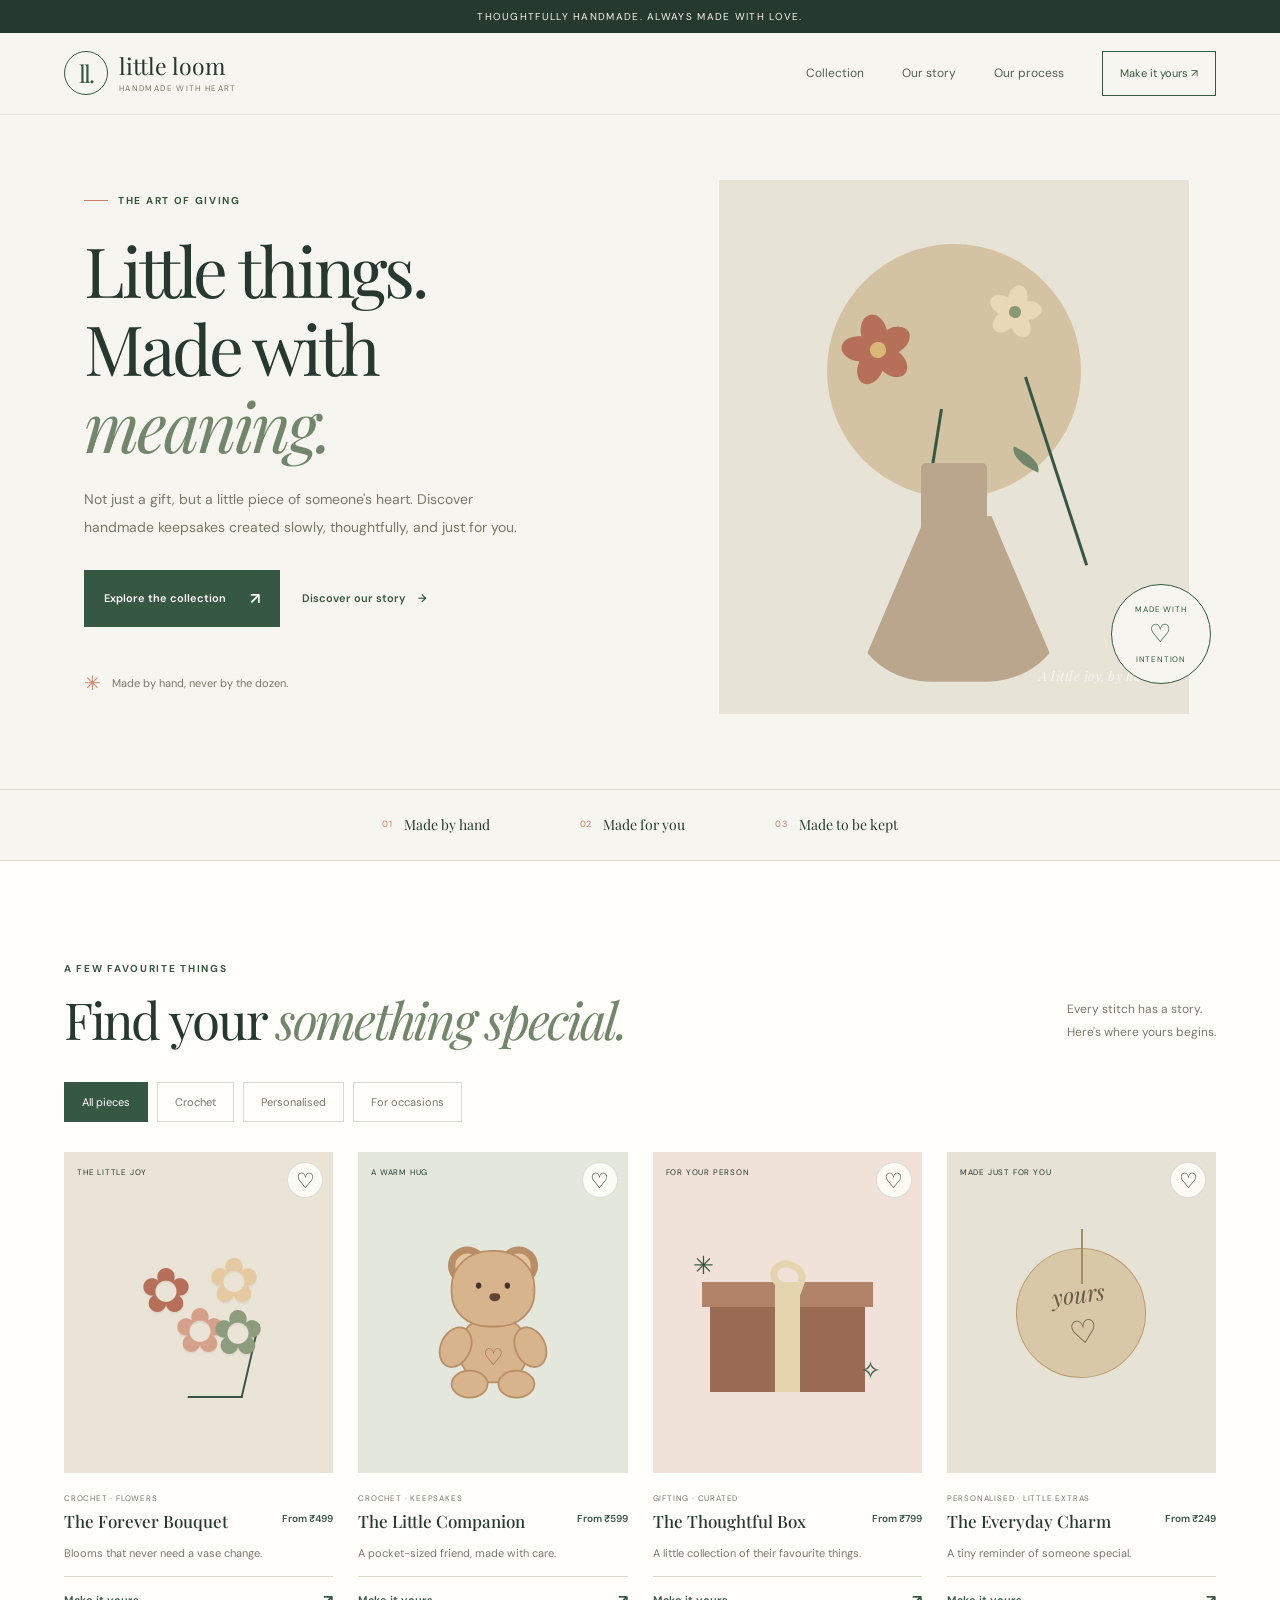
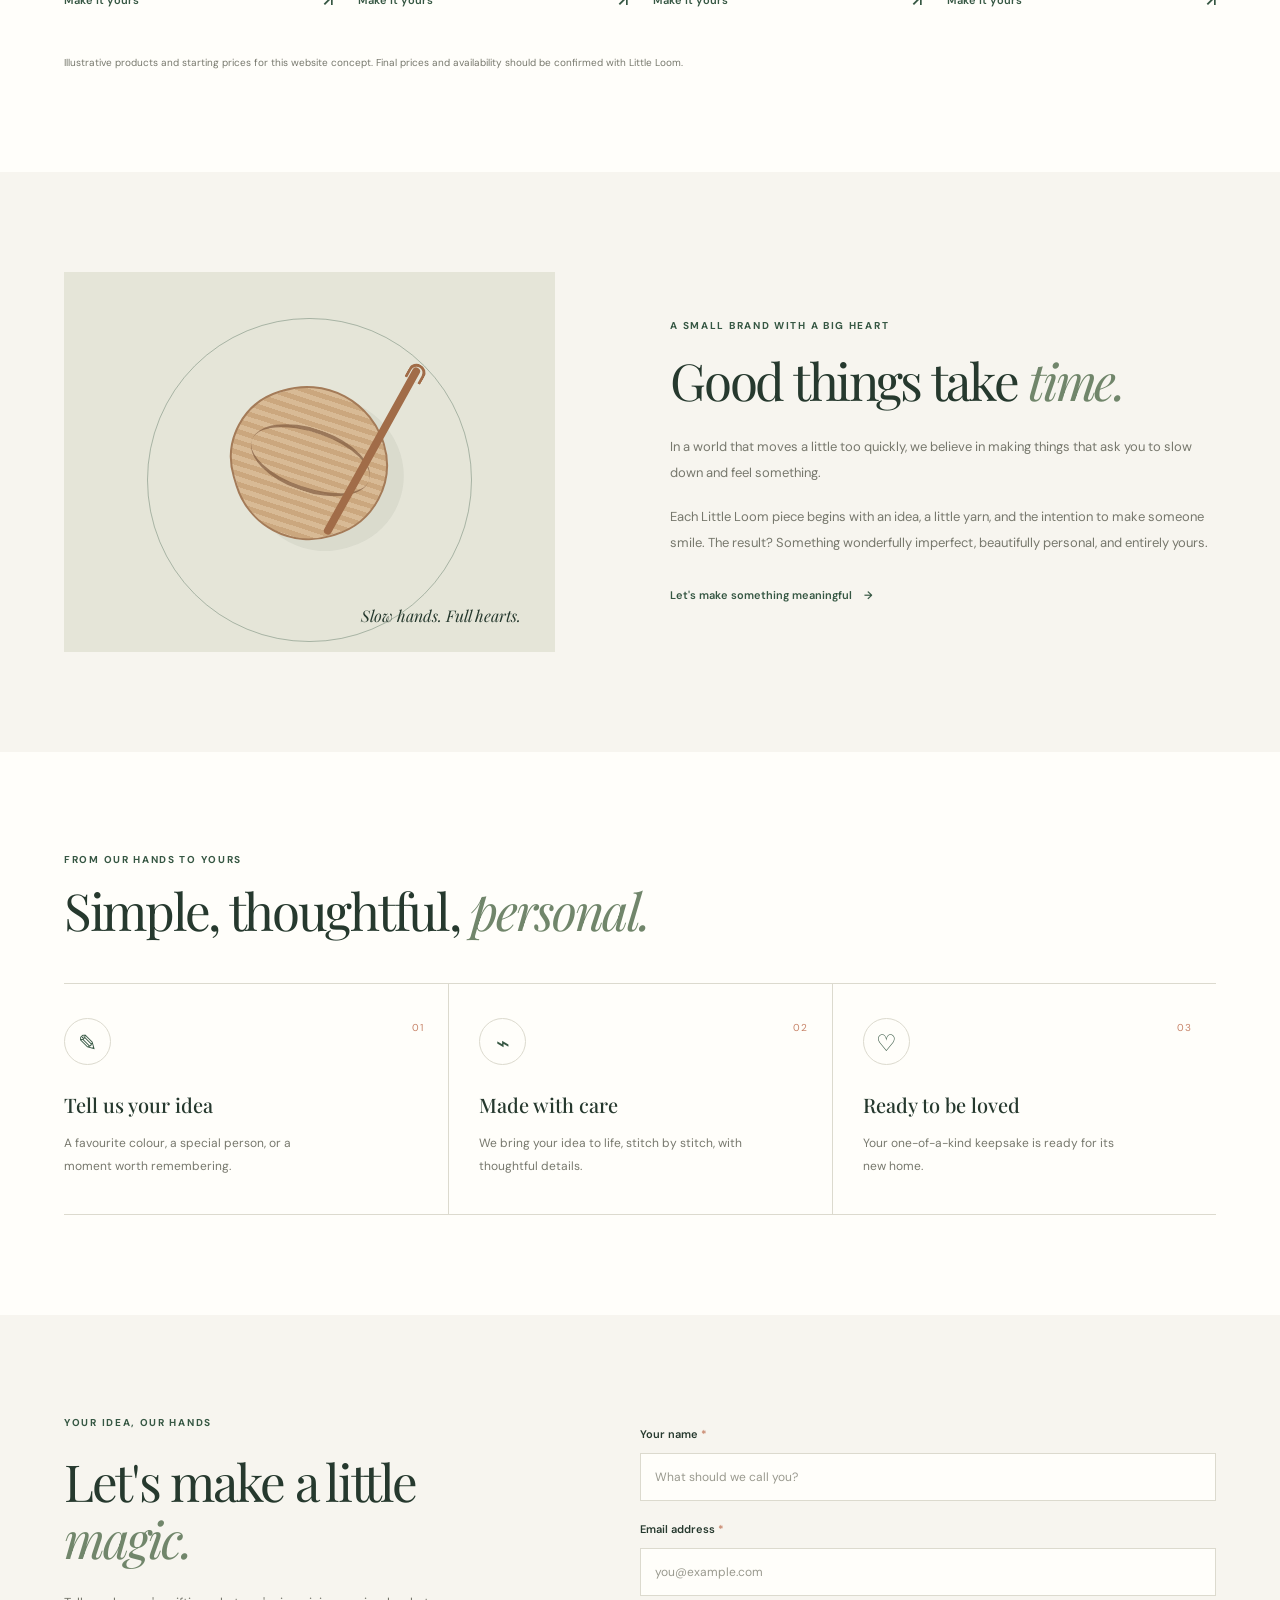
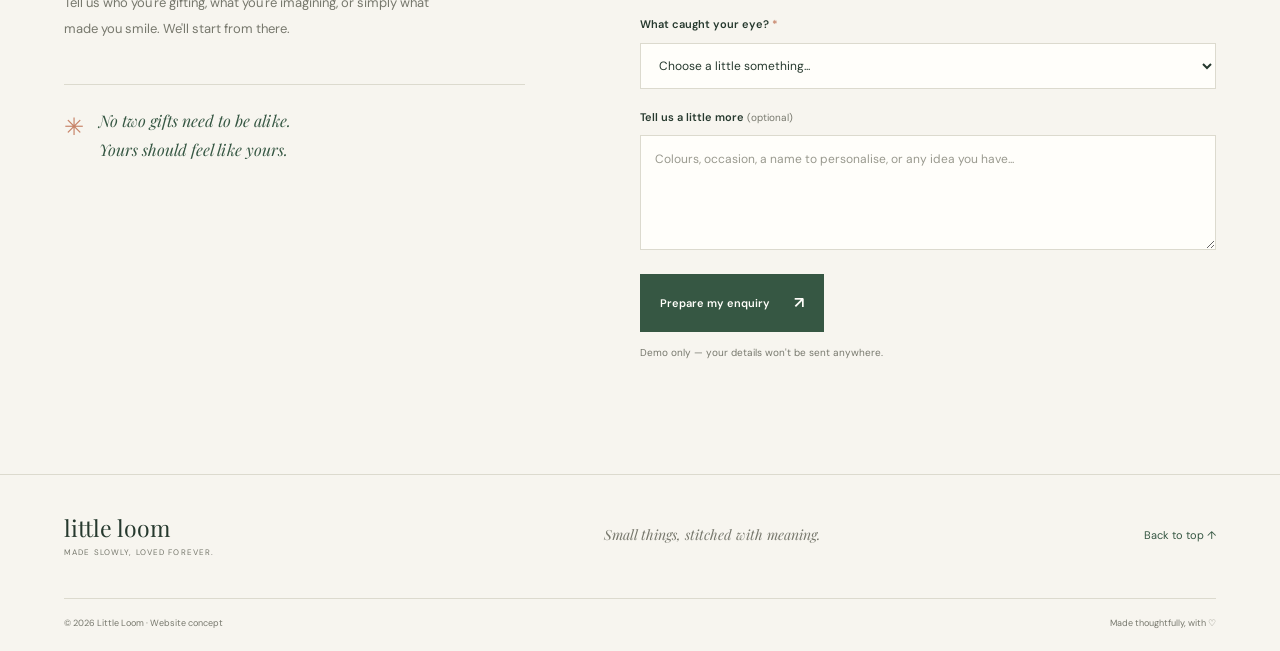
<file: Concept 3 — Modern Artisan/index.html>
<!DOCTYPE html>
<html lang="en">
<head>
  <meta charset="UTF-8">
  <meta name="viewport" content="width=device-width, initial-scale=1.0">
  <meta name="theme-color" content="#f7f5ef">
  <meta name="description" content="Little Loom — thoughtfully handmade crochet gifts and personalised keepsakes.">
  <title>Little Loom | Made Slowly, Loved Forever</title>
  <link rel="preconnect" href="https://fonts.googleapis.com">
  <link rel="preconnect" href="https://fonts.gstatic.com" crossorigin>
  <link href="https://fonts.googleapis.com/css2?family=DM+Sans:wght@400;500;600;700&family=Playfair+Display:wght@400;500;600;700&display=swap" rel="stylesheet">
  <link rel="stylesheet" href="style.css">
  <script src="script.js" defer></script>
</head>
<body>
  <div class="announcement">
    Thoughtfully handmade. Always made with love.
  </div>

  <header class="site-header">
    <a class="brand" href="#home" aria-label="Little Loom home">
      <span class="brand-mark">ll.</span>
      <span class="brand-name">little loom<span class="brand-caption">HANDMADE WITH HEART</span></span>
    </a>

    <button class="menu-toggle" id="menu-toggle" type="button"
      aria-label="Open navigation" aria-expanded="false"
      aria-controls="main-nav">☰</button>

    <nav class="main-nav" id="main-nav" aria-label="Main navigation">
      <a href="#collection">Collection</a>
      <a href="#our-story">Our story</a>
      <a href="#process">Our process</a>
      <a class="nav-cta" href="#enquiry">Make it yours ↗</a>
    </nav>
  </header>

  <main>
    <section class="hero" id="home">
      <div class="hero-copy">
        <p class="eyebrow"><span></span> THE ART OF GIVING</p>
        <h1>Little things.<br>Made with <em>meaning.</em></h1>
        <p class="hero-description">
          Not just a gift, but a little piece of someone's heart.
          Discover handmade keepsakes created slowly, thoughtfully,
          and just for you.
        </p>
        <div class="hero-actions">
          <a href="#collection" class="button button-dark">Explore the collection <span>↗</span></a>
          <a href="#our-story" class="text-link">Discover our story <span>→</span></a>
        </div>
        <div class="hero-note">
          <span class="note-symbol">✳</span>
          <span>Made by hand, never by the dozen.</span>
        </div>
      </div>

      <div class="hero-visual" aria-label="Decorative illustration of handmade crochet flowers">
        <div class="hero-frame">
          <div class="sun-disc"></div>
          <div class="flower flower-one"><i></i><i></i><i></i><i></i><i></i><b></b></div>
          <div class="flower flower-two"><i></i><i></i><i></i><i></i><i></i><b></b></div>
          <div class="flower-stem stem-one"></div>
          <div class="flower-stem stem-two"></div>
          <div class="leaf leaf-one"></div>
          <div class="leaf leaf-two"></div>
          <div class="vase"></div>
          <div class="vase-neck"></div>
          <span class="art-label">A little joy, by hand.</span>
        </div>
        <div class="round-stamp"><span>MADE WITH</span><strong>♡</strong><span>INTENTION</span></div>
      </div>
    </section>

    <section class="trust-strip">
      <div><span>01</span> Made by hand</div>
      <div><span>02</span> Made for you</div>
      <div><span>03</span> Made to be kept</div>
    </section>

    <section class="collection section-pad" id="collection">
      <div class="section-heading">
        <div>
          <p class="eyebrow">A FEW FAVOURITE THINGS</p>
          <h2>Find your <em>something special.</em></h2>
        </div>
        <p>Every stitch has a story.<br>Here's where yours begins.</p>
      </div>

      <div class="filters" role="group" aria-label="Filter products">
        <button class="filter-button active" type="button" data-filter="all" aria-pressed="true">All pieces</button>
        <button class="filter-button" type="button" data-filter="crochet" aria-pressed="false">Crochet</button>
        <button class="filter-button" type="button" data-filter="personalised" aria-pressed="false">Personalised</button>
        <button class="filter-button" type="button" data-filter="occasions" aria-pressed="false">For occasions</button>
      </div>

      <div class="product-grid">
        <article class="product-card" data-category="crochet">
          <div class="product-image product-image-flowers">
            <span class="product-tag">THE LITTLE JOY</span>
            <button class="heart-button" type="button" aria-label="Add flower bouquet to favourites" aria-pressed="false">♡</button>
            <div class="mini-bouquet"><span>✿</span><span>✿</span><span>✿</span><span>✿</span><i></i></div>
          </div>
          <div class="product-info"><div><p class="product-category">CROCHET · FLOWERS</p><h3>The Forever Bouquet</h3></div><span class="product-price">From ₹499</span></div>
          <p class="product-description">Blooms that never need a vase change.</p>
          <button class="product-action" type="button" data-product="The Forever Bouquet">Make it yours <span>↗</span></button>
        </article>

        <article class="product-card" data-category="personalised">
          <div class="product-image product-image-teddy">
            <span class="product-tag">A WARM HUG</span>
            <button class="heart-button" type="button" aria-label="Add handmade teddy to favourites" aria-pressed="false">♡</button>
            <div class="teddy"><div class="teddy-ear left"></div><div class="teddy-ear right"></div><div class="teddy-head"><span class="teddy-eye eye-left"></span><span class="teddy-eye eye-right"></span><span class="teddy-nose"></span></div><div class="teddy-body"><span class="teddy-heart">♡</span></div><div class="teddy-arm arm-left"></div><div class="teddy-arm arm-right"></div><div class="teddy-foot foot-left"></div><div class="teddy-foot foot-right"></div></div>
          </div>
          <div class="product-info"><div><p class="product-category">CROCHET · KEEPSAKES</p><h3>The Little Companion</h3></div><span class="product-price">From ₹599</span></div>
          <p class="product-description">A pocket-sized friend, made with care.</p>
          <button class="product-action" type="button" data-product="The Little Companion">Make it yours <span>↗</span></button>
        </article>

        <article class="product-card" data-category="occasions">
          <div class="product-image product-image-gift">
            <span class="product-tag">FOR YOUR PERSON</span>
            <button class="heart-button" type="button" aria-label="Add gift set to favourites" aria-pressed="false">♡</button>
            <div class="gift-box"><div class="gift-lid"></div><div class="gift-body"></div><div class="gift-ribbon"></div><div class="gift-bow"></div></div>
            <span class="gift-spark spark-one">✳</span><span class="gift-spark spark-two">✧</span>
          </div>
          <div class="product-info"><div><p class="product-category">GIFTING · CURATED</p><h3>The Thoughtful Box</h3></div><span class="product-price">From ₹799</span></div>
          <p class="product-description">A little collection of their favourite things.</p>
          <button class="product-action" type="button" data-product="The Thoughtful Box">Make it yours <span>↗</span></button>
        </article>

        <article class="product-card" data-category="personalised">
          <div class="product-image product-image-charm">
            <span class="product-tag">MADE JUST FOR YOU</span>
            <button class="heart-button" type="button" aria-label="Add personalised charm to favourites" aria-pressed="false">♡</button>
            <div class="charm-circle"><span>yours</span><strong>♡</strong></div>
            <div class="charm-string"></div>
          </div>
          <div class="product-info"><div><p class="product-category">PERSONALISED · LITTLE EXTRAS</p><h3>The Everyday Charm</h3></div><span class="product-price">From ₹249</span></div>
          <p class="product-description">A tiny reminder of someone special.</p>
          <button class="product-action" type="button" data-product="The Everyday Charm">Make it yours <span>↗</span></button>
        </article>
      </div>
      <p class="price-note">Illustrative products and starting prices for this website concept. Final prices and availability should be confirmed with Little Loom.</p>
    </section>

    <section class="story section-pad" id="our-story">
      <div class="story-art">
        <div class="story-circle circle-back"></div>
        <div class="yarn-ball"><span></span></div>
        <div class="crochet-hook"></div>
        <span class="story-art-caption">Slow hands. Full hearts.</span>
      </div>
      <div class="story-copy">
        <p class="eyebrow">A SMALL BRAND WITH A BIG HEART</p>
        <h2>Good things take <em>time.</em></h2>
        <p>In a world that moves a little too quickly, we believe in making things that ask you to slow down and feel something.</p>
        <p>Each Little Loom piece begins with an idea, a little yarn, and the intention to make someone smile. The result? Something wonderfully imperfect, beautifully personal, and entirely yours.</p>
        <a href="#enquiry" class="text-link">Let's make something meaningful <span>→</span></a>
      </div>
    </section>

    <section class="process section-pad" id="process">
      <div class="section-heading">
        <div><p class="eyebrow">FROM OUR HANDS TO YOURS</p><h2>Simple, thoughtful, <em>personal.</em></h2></div>
      </div>
      <div class="process-grid">
        <article><span class="process-number">01</span><span class="process-icon">✎</span><h3>Tell us your idea</h3><p>A favourite colour, a special person, or a moment worth remembering.</p></article>
        <article><span class="process-number">02</span><span class="process-icon">⌁</span><h3>Made with care</h3><p>We bring your idea to life, stitch by stitch, with thoughtful details.</p></article>
        <article><span class="process-number">03</span><span class="process-icon">♡</span><h3>Ready to be loved</h3><p>Your one-of-a-kind keepsake is ready for its new home.</p></article>
      </div>
    </section>

    <section class="enquiry-section section-pad" id="enquiry">
      <div class="enquiry-intro">
        <p class="eyebrow">YOUR IDEA, OUR HANDS</p>
        <h2>Let's make a little <em>magic.</em></h2>
        <p>Tell us who you're gifting, what you're imagining, or simply what made you smile. We'll start from there.</p>
        <div class="enquiry-aside"><span>✳</span><p>No two gifts need to be alike.<br>Yours should feel like yours.</p></div>
      </div>
      <form class="enquiry-form" id="enquiry-form">
        <label for="customer-name">Your name <span>*</span></label>
        <input id="customer-name" name="name" type="text" placeholder="What should we call you?" required>

        <label for="customer-email">Email address <span>*</span></label>
        <input id="customer-email" name="email" type="email" placeholder="you@example.com" required>

        <label for="product-select">What caught your eye? <span>*</span></label>
        <select id="product-select" name="product" required>
          <option value="">Choose a little something...</option>
          <option>The Forever Bouquet</option>
          <option>The Little Companion</option>
          <option>The Thoughtful Box</option>
          <option>The Everyday Charm</option>
          <option>A custom creation</option>
        </select>

        <label for="gift-details">Tell us a little more <span class="optional">(optional)</span></label>
        <textarea id="gift-details" name="details" rows="4" placeholder="Colours, occasion, a name to personalise, or any idea you have..."></textarea>

        <button class="button button-dark submit-button" type="submit">Prepare my enquiry <span>↗</span></button>
        <p class="form-note">Demo only — your details won't be sent anywhere.</p>
        <p class="form-message" id="form-message" role="status" aria-live="polite"></p>
        <button class="copy-button" id="copy-enquiry" type="button" hidden>Copy enquiry text</button>
      </form>
    </section>
  </main>

  <footer class="site-footer">
    <a class="footer-brand" href="#home">little loom<span>MADE SLOWLY, LOVED FOREVER.</span></a>
    <p>Small things, stitched with meaning.</p>
    <a href="#home" class="back-top">Back to top ↑</a>
    <div class="footer-bottom"><span>© <span id="current-year">2026</span> Little Loom · Website concept</span><span>Made thoughtfully, with ♡</span></div>
  </footer>
</body>
</html>
</file>
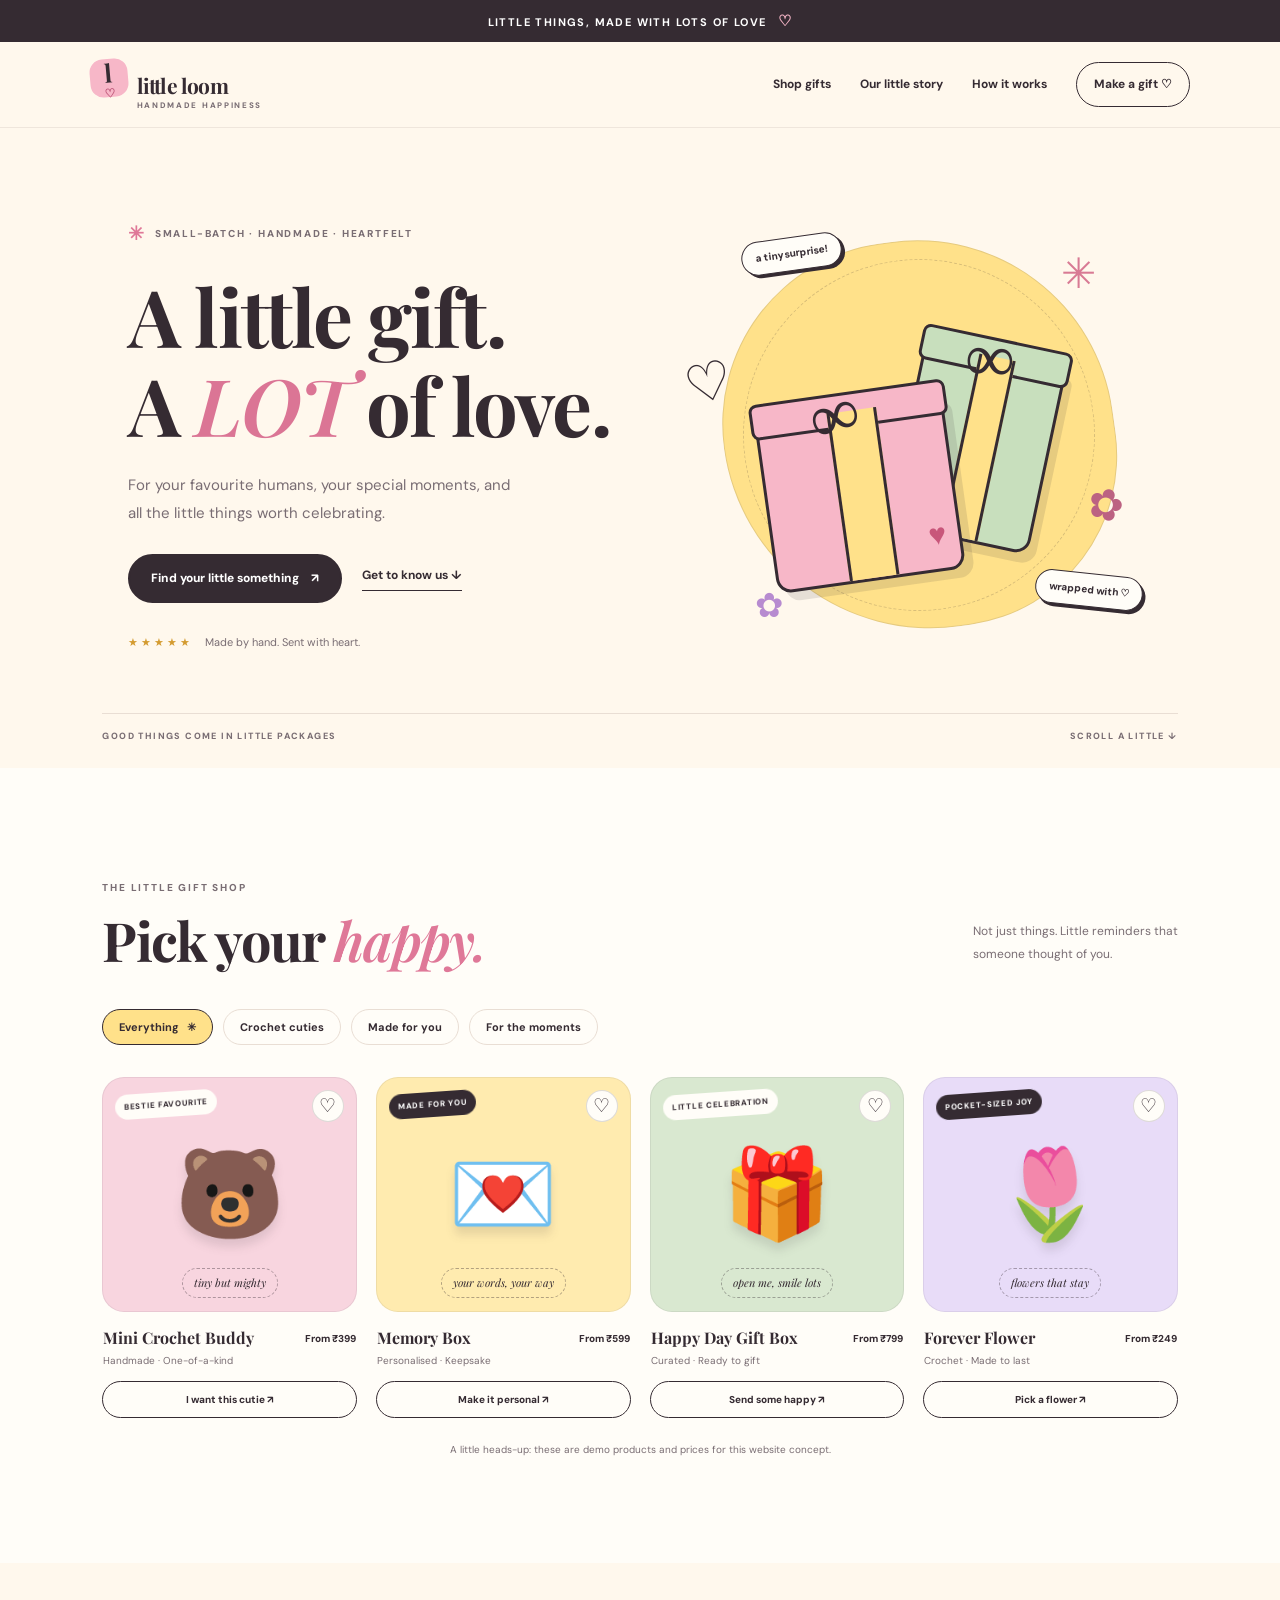
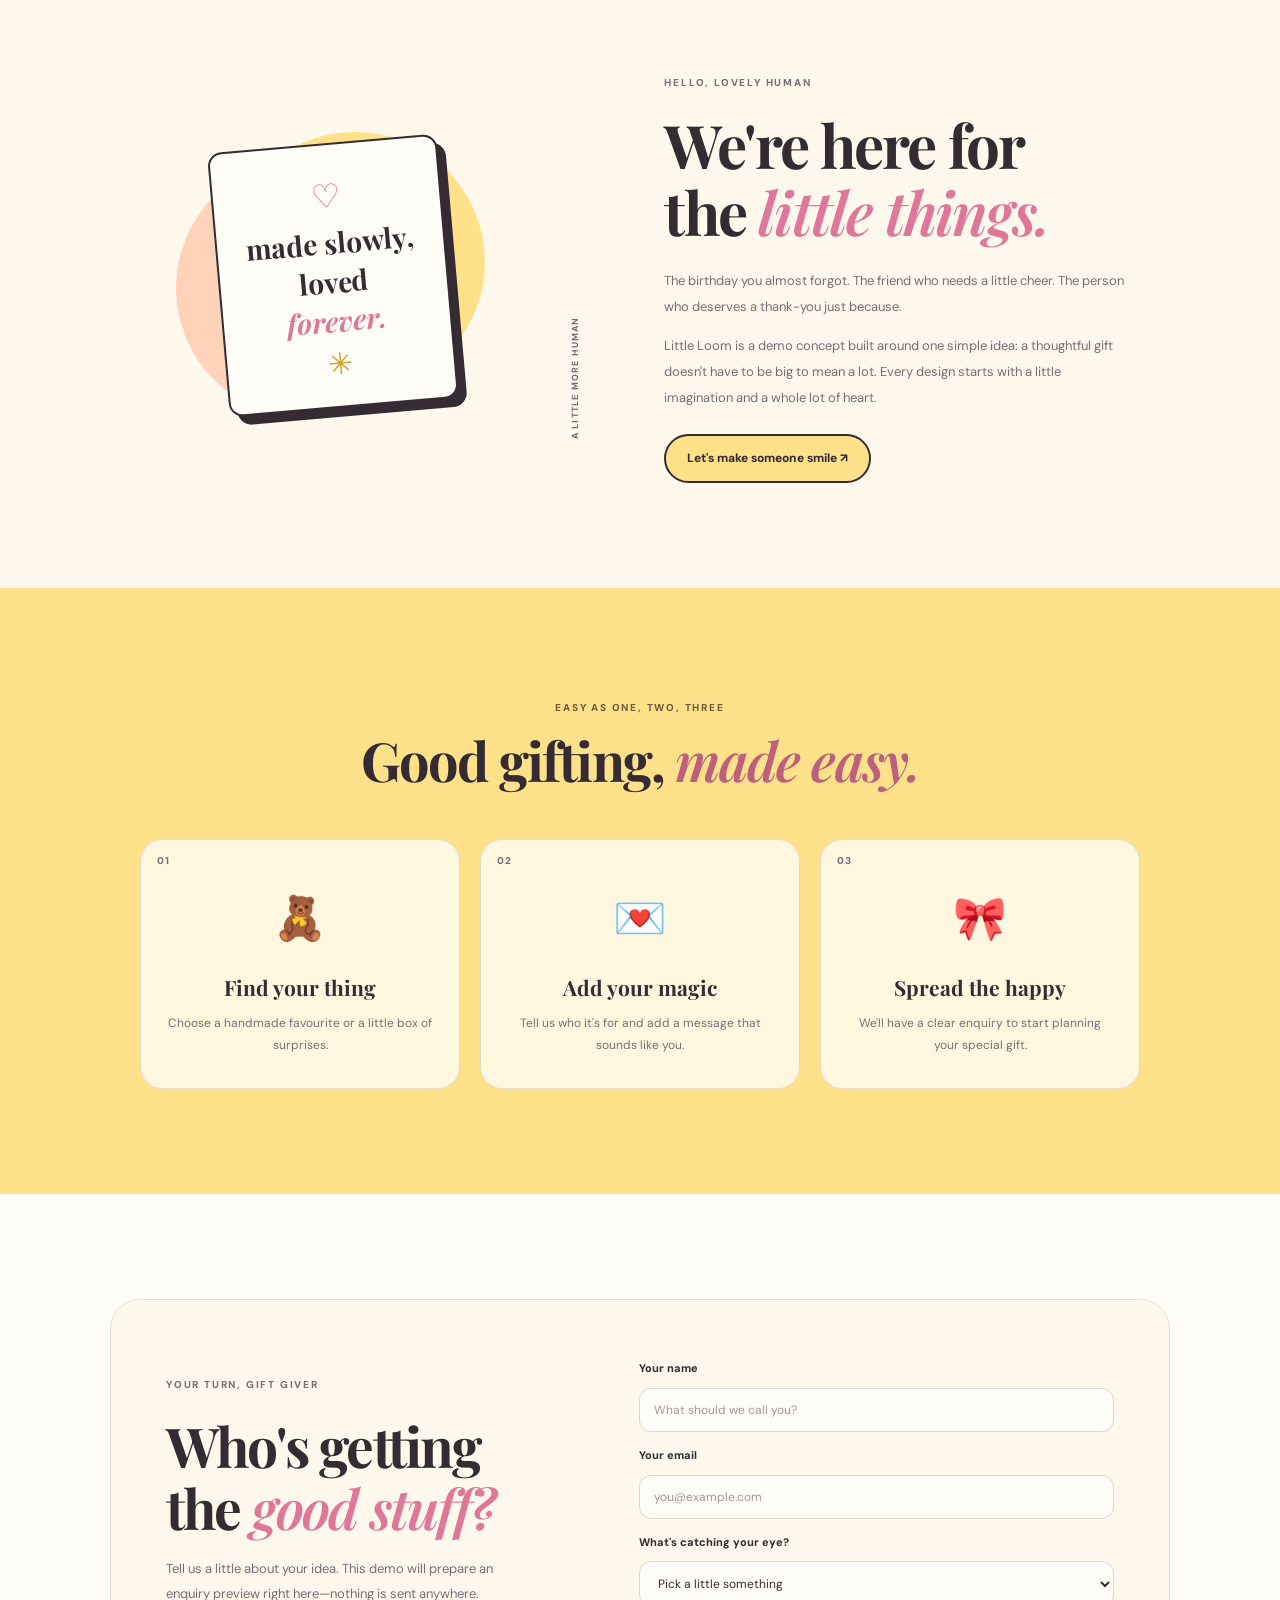
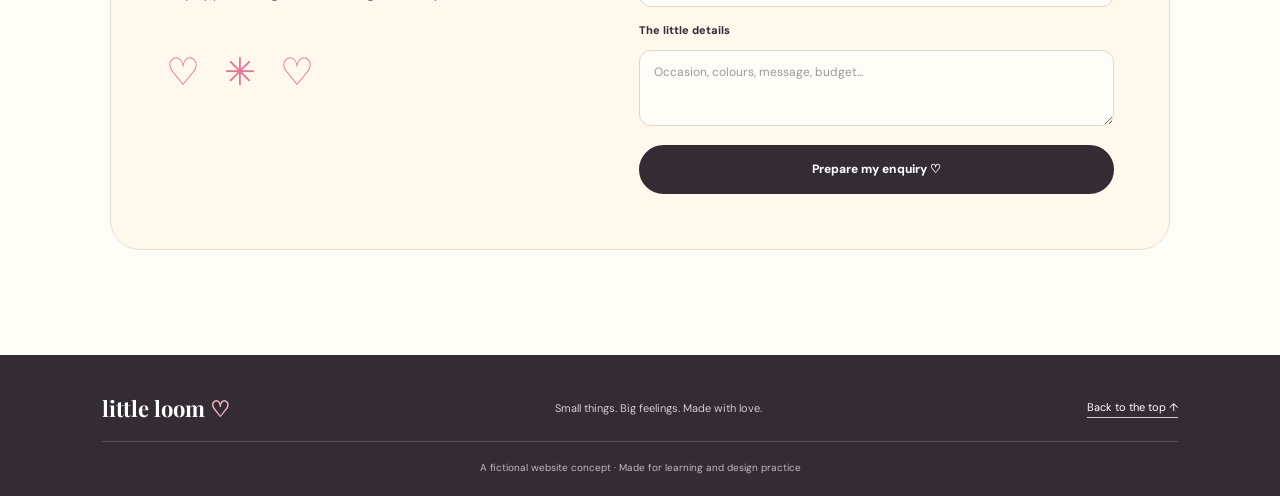
<file: Concept-2-playful/index.html>
<!DOCTYPE html>
<html lang="en">
<head>
  <meta charset="UTF-8">
  <meta name="viewport" content="width=device-width, initial-scale=1.0">
  <meta name="theme-color" content="#fff7e9">
  <meta name="description" content="Little Loom makes thoughtful handmade gifts for the people who make life special.">
  <title>Little Loom — A Little Gift, A Lot of Love</title>
  <link rel="preconnect" href="https://fonts.googleapis.com">
  <link rel="preconnect" href="https://fonts.gstatic.com" crossorigin>
  <link href="https://fonts.googleapis.com/css2?family=DM+Sans:wght@400;500;600;700;800&family=Playfair+Display:ital,wght@0,600;0,700;1,600;1,700&display=swap" rel="stylesheet">
  <link rel="stylesheet" href="style.css">
  <script src="script.js" defer></script>
</head>

<body>
  <div class="announcement">
    Little things, made with lots of love
    <span aria-hidden="true">♡</span>
  </div>

  <header class="site-header">
    <a class="logo" href="#home" aria-label="Little Loom home">
      <span class="logo-mark">l<span>♡</span></span>
      <span class="logo-name">little loom</span>
      <span class="logo-tagline">HANDMADE HAPPINESS</span>
    </a>

    <button class="menu-toggle" id="menu-toggle"
      aria-label="Open navigation" aria-expanded="false"
      aria-controls="main-nav">☰</button>

    <nav class="main-nav" id="main-nav">
      <a href="#collection">Shop gifts</a>
      <a href="#our-story">Our little story</a>
      <a href="#how-it-works">How it works</a>
      <a class="nav-cta" href="#make-a-gift">Make a gift ♡</a>
    </nav>
  </header>

  <main>
    <section class="hero" id="home">
      <div class="hero-copy">
        <span class="eyebrow"><span class="sparkle">✳</span> SMALL-BATCH · HANDMADE · HEARTFELT</span>
        <h1>A little gift.<br>A <em>LOT</em> of love.</h1>
        <p class="hero-description">
          For your favourite humans, your special moments,
          and all the little things worth celebrating.
        </p>
        <div class="hero-actions">
          <a class="button button-primary" href="#collection">Find your little something <span>↗</span></a>
          <a class="text-link" href="#our-story">Get to know us ↓</a>
        </div>
        <div class="hero-note">
          <span class="note-stars">★★★★★</span>
          <span>Made by hand. Sent with heart.</span>
        </div>
      </div>

      <div class="hero-art" aria-label="Illustrated handmade gift boxes">
        <div class="art-sun"></div>
        <div class="art-doodle doodle-one">✳</div>
        <div class="art-doodle doodle-two">♡</div>
        <div class="art-label label-top">a tiny surprise!</div>

        <div class="gift gift-back">
          <div class="gift-ribbon"></div>
          <div class="gift-bow">∞</div>
        </div>
        <div class="gift gift-front">
          <div class="gift-ribbon"></div>
          <div class="gift-bow">∞</div>
          <div class="gift-heart">♥</div>
        </div>
        <div class="art-flower flower-one">✿</div>
        <div class="art-flower flower-two">✿</div>
        <div class="art-label label-bottom">wrapped with ♡</div>
      </div>

      <div class="hero-bottom">
        <span>GOOD THINGS COME IN LITTLE PACKAGES</span>
        <span>SCROLL A LITTLE ↓</span>
      </div>
    </section>

    <section class="collection section-pad" id="collection">
      <div class="section-heading">
        <div>
          <span class="eyebrow">THE LITTLE GIFT SHOP</span>
          <h2>Pick your <em>happy.</em></h2>
        </div>
        <p>Not just things. Little reminders that<br>someone thought of you.</p>
      </div>

      <div class="filters" role="group" aria-label="Filter gifts">
        <button class="filter-button active" data-filter="all" aria-pressed="true">Everything <span>✳</span></button>
        <button class="filter-button" data-filter="crochet" aria-pressed="false">Crochet cuties</button>
        <button class="filter-button" data-filter="personalised" aria-pressed="false">Made for you</button>
        <button class="filter-button" data-filter="occasions" aria-pressed="false">For the moments</button>
      </div>

      <div class="product-grid">
        <article class="product-card" data-category="crochet">
          <div class="product-art art-pink">
            <span class="product-sticker">BESTIE FAVOURITE</span>
            <div class="product-illustration plush">🐻</div>
            <span class="art-caption">tiny but mighty</span>
            <button class="heart-button" type="button" aria-label="Favourite Mini Crochet Buddy" aria-pressed="false">♡</button>
          </div>
          <div class="product-info">
            <div><h3>Mini Crochet Buddy</h3><p>Handmade · One-of-a-kind</p></div>
            <span class="price">From ₹399</span>
          </div>
          <button class="product-action" type="button" data-product="Mini Crochet Buddy">I want this cutie ↗</button>
        </article>

        <article class="product-card" data-category="personalised">
          <div class="product-art art-yellow">
            <span class="product-sticker sticker-dark">MADE FOR YOU</span>
            <div class="product-illustration">💌</div>
            <span class="art-caption">your words, your way</span>
            <button class="heart-button" type="button" aria-label="Favourite Personalised Memory Box" aria-pressed="false">♡</button>
          </div>
          <div class="product-info">
            <div><h3>Memory Box</h3><p>Personalised · Keepsake</p></div>
            <span class="price">From ₹599</span>
          </div>
          <button class="product-action" type="button" data-product="Memory Box">Make it personal ↗</button>
        </article>

        <article class="product-card" data-category="occasions">
          <div class="product-art art-green">
            <span class="product-sticker">LITTLE CELEBRATION</span>
            <div class="product-illustration">🎁</div>
            <span class="art-caption">open me, smile lots</span>
            <button class="heart-button" type="button" aria-label="Favourite Happy Day Gift Box" aria-pressed="false">♡</button>
          </div>
          <div class="product-info">
            <div><h3>Happy Day Gift Box</h3><p>Curated · Ready to gift</p></div>
            <span class="price">From ₹799</span>
          </div>
          <button class="product-action" type="button" data-product="Happy Day Gift Box">Send some happy ↗</button>
        </article>

        <article class="product-card" data-category="crochet">
          <div class="product-art art-lilac">
            <span class="product-sticker sticker-dark">POCKET-SIZED JOY</span>
            <div class="product-illustration">🌷</div>
            <span class="art-caption">flowers that stay</span>
            <button class="heart-button" type="button" aria-label="Favourite Crochet Flower" aria-pressed="false">♡</button>
          </div>
          <div class="product-info">
            <div><h3>Forever Flower</h3><p>Crochet · Made to last</p></div>
            <span class="price">From ₹249</span>
          </div>
          <button class="product-action" type="button" data-product="Forever Flower">Pick a flower ↗</button>
        </article>
      </div>

      <p class="collection-note">A little heads-up: these are demo products and prices for this website concept.</p>
    </section>

    <section class="story section-pad" id="our-story">
      <div class="story-art">
        <div class="story-circle circle-peach"></div>
        <div class="story-circle circle-yellow"></div>
        <div class="story-card">
          <span class="story-heart">♡</span>
          <p>made slowly,<br>loved <em>forever.</em></p>
          <span class="story-spark">✳</span>
        </div>
        <span class="story-side-note">A LITTLE MORE HUMAN</span>
      </div>

      <div class="story-copy">
        <span class="eyebrow">HELLO, LOVELY HUMAN</span>
        <h2>We're here for<br>the <em>little things.</em></h2>
        <p>
          The birthday you almost forgot. The friend who needs a little cheer.
          The person who deserves a thank-you just because.
        </p>
        <p>
          Little Loom is a demo concept built around one simple idea:
          a thoughtful gift doesn't have to be big to mean a lot.
          Every design starts with a little imagination and a whole lot of heart.
        </p>
        <a class="button button-secondary" href="#make-a-gift">Let's make someone smile ↗</a>
      </div>
    </section>

    <section class="how section-pad" id="how-it-works">
      <div class="center-heading">
        <span class="eyebrow">EASY AS ONE, TWO, THREE</span>
        <h2>Good gifting, <em>made easy.</em></h2>
      </div>
      <div class="steps-grid">
        <article class="step-card">
          <span class="step-number">01</span>
          <div class="step-icon">🧸</div>
          <h3>Find your thing</h3>
          <p>Choose a handmade favourite or a little box of surprises.</p>
        </article>
        <article class="step-card">
          <span class="step-number">02</span>
          <div class="step-icon">💌</div>
          <h3>Add your magic</h3>
          <p>Tell us who it's for and add a message that sounds like you.</p>
        </article>
        <article class="step-card">
          <span class="step-number">03</span>
          <div class="step-icon">🎀</div>
          <h3>Spread the happy</h3>
          <p>We'll have a clear enquiry to start planning your special gift.</p>
        </article>
      </div>
    </section>

    <section class="order-section section-pad" id="make-a-gift">
      <div class="order-panel">
        <div class="order-copy">
          <span class="eyebrow">YOUR TURN, GIFT GIVER</span>
          <h2>Who's getting<br>the <em>good stuff?</em></h2>
          <p>Tell us a little about your idea. This demo will prepare an enquiry preview right here—nothing is sent anywhere.</p>
          <div class="order-doodle">♡ ✳ ♡</div>
        </div>

        <form class="order-form" id="enquiry-form">
          <label for="customer-name">Your name</label>
          <input id="customer-name" name="name" type="text" placeholder="What should we call you?" required>

          <label for="customer-email">Your email</label>
          <input id="customer-email" name="email" type="email" placeholder="you@example.com" required>

          <label for="product-select">What's catching your eye?</label>
          <select id="product-select" name="product" required>
            <option value="">Pick a little something</option>
            <option>Mini Crochet Buddy</option>
            <option>Memory Box</option>
            <option>Happy Day Gift Box</option>
            <option>Forever Flower</option>
            <option>Something custom</option>
          </select>

          <label for="gift-details">The little details</label>
          <textarea id="gift-details" name="details" rows="3" placeholder="Occasion, colours, message, budget..."></textarea>

          <button class="button button-primary submit-button" type="submit">Prepare my enquiry ♡</button>
          <p class="form-message" id="form-message" role="status" aria-live="polite"></p>
          <button class="copy-button" id="copy-enquiry" type="button" hidden>Copy enquiry text</button>
        </form>
      </div>
    </section>
  </main>

  <footer class="site-footer">
    <a class="footer-logo" href="#home">little loom <span>♡</span></a>
    <p>Small things. Big feelings. Made with love.</p>
    <a href="#home">Back to the top ↑</a>
    <span class="footer-bottom">A fictional website concept · Made for learning and design practice</span>
  </footer>
</body>
</html>
</file>
<file: Concept 3 — Modern Artisan/style.css>
/* =========================================
   LITTLE LOOM — CONCEPT 3: MODERN ARTISAN
   Premium, earthy, editorial design
========================================= */

:root {
  --paper: #f7f5ef;
  --paper-dark: #eeeae0;
  --white: #fffefa;
  --ink: #26392e;
  --green: #365743;
  --green-light: #71866b;
  --muted: #77786d;
  --line: #dcdace;
  --clay: #c78368;
  --gold: #c6a76a;
  --serif: "Playfair Display", Georgia, serif;
  --sans: "DM Sans", Arial, sans-serif;
  --page-width: 1240px;
}

* {
  box-sizing: border-box;
}

html {
  scroll-behavior: smooth;
  scroll-padding-top: 100px;
}

body {
  margin: 0;
  background: var(--paper);
  color: var(--ink);
  font-family: var(--sans);
  font-size: 14px;
  line-height: 1.7;
}

button,
input,
select,
textarea {
  font: inherit;
}

button,
a,
input,
select,
textarea {
  -webkit-tap-highlight-color: transparent;
}

button,
a {
  touch-action: manipulation;
}

a {
  color: inherit;
  text-decoration: none;
}

button {
  color: inherit;
}

button:focus-visible,
a:focus-visible,
input:focus-visible,
select:focus-visible,
textarea:focus-visible {
  outline: 2px solid var(--clay);
  outline-offset: 4px;
}

img {
  display: block;
  max-width: 100%;
}

.announcement {
  padding: 8px 16px;
  background: var(--ink);
  color: var(--paper);
  text-align: center;
  font-size: 10px;
  letter-spacing: 0.13em;
  text-transform: uppercase;
}

.site-header {
  position: sticky;
  top: 0;
  z-index: 20;
  display: flex;
  align-items: center;
  justify-content: space-between;
  gap: 24px;
  padding: 18px max(5%, calc((100% - var(--page-width)) / 2));
  background: rgba(247, 245, 239, 0.96);
  border-bottom: 1px solid rgba(38, 57, 46, 0.09);
  backdrop-filter: blur(12px);
}

.brand {
  display: flex;
  align-items: center;
  gap: 11px;
}

.brand-mark {
  display: grid;
  width: 44px;
  height: 44px;
  place-items: center;
  border: 1px solid var(--green);
  border-radius: 50%;
  color: var(--green);
  font-family: var(--serif);
  font-size: 24px;
  letter-spacing: -0.08em;
}

.brand-name {
  display: flex;
  flex-direction: column;
  font-family: var(--serif);
  font-size: 23px;
  line-height: 1.15;
}

.brand-caption {
  margin-top: 5px;
  color: var(--muted);
  font-family: var(--sans);
  font-size: 8px;
  letter-spacing: 0.17em;
}

.main-nav {
  display: flex;
  align-items: center;
  gap: clamp(18px, 3vw, 38px);
}

.main-nav > a:not(.nav-cta) {
  color: #555e54;
  font-size: 12px;
  transition: color 0.2s ease;
}

.main-nav > a:hover,
.text-link:hover {
  color: var(--clay);
}

.nav-cta {
  padding: 12px 17px;
  border: 1px solid var(--green);
  color: var(--green);
  font-size: 11px;
  transition: background 0.2s ease, color 0.2s ease;
}

.nav-cta:hover {
  background: var(--green);
  color: white;
}

.menu-toggle {
  display: none;
  width: 42px;
  height: 42px;
  border: 1px solid var(--line);
  background: transparent;
  cursor: pointer;
  font-size: 22px;
}

.hero {
  display: grid;
  grid-template-columns: 1fr 0.9fr;
  align-items: center;
  gap: clamp(35px, 7vw, 100px);
  max-width: var(--page-width);
  min-height: 590px;
  margin: 0 auto;
  padding: 65px 5% 75px;
}

.hero-copy {
  max-width: 560px;
}

.eyebrow {
  display: flex;
  align-items: center;
  gap: 10px;
  margin: 0 0 23px;
  color: var(--green);
  font-size: 10px;
  font-weight: 700;
  letter-spacing: 0.17em;
  line-height: 1.5;
}

.eyebrow > span {
  width: 24px;
  height: 1px;
  background: var(--clay);
}

h1,
h2,
h3,
p {
  margin-top: 0;
}

.hero h1,
.section-heading h2,
.story h2,
.enquiry-intro h2 {
  margin-bottom: 23px;
  font-family: var(--serif);
  font-size: clamp(43px, 5.4vw, 73px);
  font-weight: 400;
  letter-spacing: -0.045em;
  line-height: 1.12;
}

h1 em,
h2 em {
  color: var(--green-light);
  font-weight: 400;
}

.hero-description {
  max-width: 440px;
  margin-bottom: 29px;
  color: var(--muted);
  font-size: 14px;
  line-height: 1.95;
}

.hero-actions {
  display: flex;
  flex-wrap: wrap;
  align-items: center;
  gap: 22px;
}

.button {
  display: inline-flex;
  align-items: center;
  justify-content: center;
  gap: 24px;
  min-height: 48px;
  padding: 14px 19px;
  border: 1px solid transparent;
  cursor: pointer;
  font-size: 11px;
  font-weight: 600;
  transition: background 0.2s ease, transform 0.2s ease;
}

.button:hover {
  transform: translateY(-2px);
}

.button-dark {
  background: var(--green);
  color: var(--white);
}

.button-dark:hover {
  background: var(--ink);
}

.button span,
.product-action span {
  font-size: 16px;
}

.text-link {
  display: inline-flex;
  align-items: center;
  gap: 12px;
  color: var(--green);
  font-size: 11px;
  font-weight: 600;
  transition: color 0.2s ease;
}

.hero-note {
  display: flex;
  align-items: center;
  gap: 11px;
  margin-top: 39px;
  color: var(--muted);
  font-size: 11px;
}

.note-symbol {
  color: var(--clay);
  font-size: 20px;
}

.hero-visual {
  position: relative;
  width: 100%;
  max-width: 470px;
  margin: 0 auto;
}

.hero-frame {
  position: relative;
  overflow: hidden;
  width: 100%;
  aspect-ratio: 0.88;
  background: #e7e4d7;
  isolation: isolate;
}

.sun-disc {
  position: absolute;
  top: 12%;
  left: 23%;
  width: 54%;
  aspect-ratio: 1;
  border-radius: 50%;
  background: #d4c3a2;
}

.flower {
  position: absolute;
  z-index: 3;
  width: 84px;
  height: 84px;
}

.flower-one {
  top: 24%;
  left: 25%;
  transform: rotate(-13deg);
}

.flower-two {
  top: 17%;
  left: 54%;
  transform: scale(0.75) rotate(12deg);
}

.flower i {
  position: absolute;
  top: 7%;
  left: 35%;
  width: 30%;
  height: 43%;
  border-radius: 50% 50% 40% 40%;
  background: #b66f59;
  transform-origin: 50% 100%;
}

.flower i:nth-child(2) { transform: rotate(72deg); }
.flower i:nth-child(3) { transform: rotate(144deg); }
.flower i:nth-child(4) { transform: rotate(216deg); }
.flower i:nth-child(5) { transform: rotate(288deg); }

.flower b {
  position: absolute;
  top: 41%;
  left: 41%;
  width: 18%;
  height: 18%;
  border-radius: 50%;
  background: #d9b875;
}

.flower-two i {
  background: #e8d8b7;
}

.flower-two b {
  background: #8b9972;
}

.flower-stem {
  position: absolute;
  z-index: 2;
  top: 43%;
  left: 47%;
  width: 3px;
  height: 31%;
  background: var(--green);
  transform: rotate(9deg);
  transform-origin: top;
}

.stem-two {
  top: 37%;
  left: 65%;
  height: 37%;
  transform: rotate(-18deg);
}

.leaf {
  position: absolute;
  z-index: 2;
  width: 32px;
  height: 15px;
  border-radius: 100% 0 100% 0;
  background: #71866b;
}

.leaf-one {
  top: 57%;
  left: 43%;
  transform: rotate(-30deg);
}

.leaf-two {
  top: 51%;
  left: 62%;
  transform: rotate(22deg) scaleX(-1);
}

.vase {
  position: absolute;
  z-index: 4;
  bottom: 6%;
  left: 29%;
  width: 44%;
  height: 31%;
  border-radius: 15% 15% 38% 38%;
  background: #b9a68c;
  clip-path: polygon(34% 0, 66% 0, 72% 18%, 100% 100%, 0 100%, 28% 18%);
}

.vase-neck {
  position: absolute;
  z-index: 5;
  bottom: 34%;
  left: 43%;
  width: 14%;
  height: 13%;
  border-radius: 5px 5px 0 0;
  background: #b9a68c;
}

.art-label {
  position: absolute;
  right: 6%;
  bottom: 5%;
  color: #f7f5ef;
  font-family: var(--serif);
  font-size: 13px;
  font-style: italic;
  letter-spacing: 0.04em;
}

.round-stamp {
  position: absolute;
  right: -22px;
  bottom: 30px;
  display: flex;
  flex-direction: column;
  align-items: center;
  justify-content: center;
  width: 100px;
  height: 100px;
  border: 1px solid var(--green);
  border-radius: 50%;
  background: var(--paper);
  color: var(--green);
  font-size: 8px;
  letter-spacing: 0.1em;
  line-height: 1.5;
  text-align: center;
}

.round-stamp strong {
  font-size: 25px;
  font-weight: 400;
}

.trust-strip {
  display: flex;
  justify-content: center;
  gap: clamp(25px, 7vw, 100px);
  padding: 23px 5%;
  border-top: 1px solid var(--line);
  border-bottom: 1px solid var(--line);
}

.trust-strip div {
  display: flex;
  align-items: center;
  gap: 11px;
  font-family: var(--serif);
  font-size: 14px;
}

.trust-strip span {
  color: var(--clay);
  font-family: var(--sans);
  font-size: 9px;
  letter-spacing: 0.1em;
}

.section-pad {
  padding: 100px max(5%, calc((100% - var(--page-width)) / 2));
}

.collection {
  background: var(--white);
}

.section-heading {
  display: flex;
  align-items: end;
  justify-content: space-between;
  gap: 30px;
  margin-bottom: 34px;
}

.section-heading .eyebrow {
  margin-bottom: 15px;
}

.section-heading h2,
.story h2,
.enquiry-intro h2 {
  margin-bottom: 0;
  font-size: clamp(35px, 4vw, 51px);
}

.section-heading > p {
  margin-bottom: 4px;
  color: var(--muted);
  font-size: 12px;
  line-height: 1.9;
}

.filters {
  display: flex;
  flex-wrap: wrap;
  gap: 9px;
  margin-bottom: 30px;
}

.filter-button {
  padding: 10px 17px;
  border: 1px solid var(--line);
  border-radius: 0;
  background: transparent;
  color: var(--muted);
  cursor: pointer;
  font-size: 11px;
  transition: all 0.2s ease;
}

.filter-button:hover,
.filter-button.active {
  border-color: var(--green);
  background: var(--green);
  color: white;
}

.product-grid {
  display: grid;
  grid-template-columns: repeat(4, minmax(0, 1fr));
  gap: 25px;
}

.product-card {
  min-width: 0;
}

.product-card[hidden] {
  display: none !important;
}

.product-image {
  position: relative;
  display: grid;
  overflow: hidden;
  width: 100%;
  aspect-ratio: 0.84;
  place-items: center;
}

.product-image-flowers {
  background: #eae4d6;
}

.product-image-teddy {
  background: #e4e8dc;
}

.product-image-gift {
  background: #f0e2d8;
}

.product-image-charm {
  background: #e6e2d5;
}

.product-tag {
  position: absolute;
  top: 14px;
  left: 13px;
  z-index: 5;
  color: var(--ink);
  font-size: 8px;
  letter-spacing: 0.1em;
}

.heart-button {
  position: absolute;
  top: 10px;
  right: 10px;
  z-index: 6;
  display: grid;
  width: 36px;
  height: 36px;
  place-items: center;
  border: 1px solid rgba(38, 57, 46, 0.15);
  border-radius: 50%;
  background: rgba(255, 254, 250, 0.85);
  cursor: pointer;
  font-size: 21px;
  transition: background 0.2s ease, color 0.2s ease;
}

.heart-button[aria-pressed="true"] {
  background: var(--green);
  color: white;
}

.mini-bouquet {
  position: relative;
  display: flex;
  align-items: center;
  justify-content: center;
  width: 130px;
  height: 170px;
}

.mini-bouquet span {
  position: absolute;
  z-index: 2;
  color: #b66f59;
  font-size: 62px;
  text-shadow: 0 2px 1px rgba(0, 0, 0, 0.05);
}

.mini-bouquet span:nth-child(1) { top: 10px; left: 6px; color: #b66f59; }
.mini-bouquet span:nth-child(2) { top: 0; right: 4px; color: #e4c9a1; }
.mini-bouquet span:nth-child(3) { top: 50px; left: 40px; color: #d6a18a; }
.mini-bouquet span:nth-child(4) { top: 52px; right: 0; color: #8c9c7c; }

.mini-bouquet i {
  position: absolute;
  bottom: 0;
  left: 48%;
  width: 55px;
  height: 74px;
  border-right: 2px solid var(--green);
  border-bottom: 2px solid var(--green);
  transform: skew(-13deg);
}

.teddy {
  position: relative;
  width: 150px;
  height: 190px;
  transform: scale(0.9);
}

.teddy-ear {
  position: absolute;
  top: 21px;
  width: 43px;
  height: 43px;
  border: 8px solid #b88e67;
  border-radius: 50%;
  background: #e3c5a0;
}

.teddy-ear.left { left: 25px; }
.teddy-ear.right { right: 25px; }

.teddy-head {
  position: absolute;
  z-index: 3;
  top: 25px;
  left: 28px;
  width: 94px;
  height: 86px;
  border: 2px solid #b88e67;
  border-radius: 47% 47% 44% 44%;
  background: #d7b48c;
}

.teddy-eye {
  position: absolute;
  top: 34px;
  width: 6px;
  height: 7px;
  border-radius: 50%;
  background: #43352b;
}

.eye-left { left: 26px; }
.eye-right { right: 26px; }

.teddy-nose {
  position: absolute;
  top: 46px;
  left: 41px;
  width: 12px;
  height: 9px;
  border-radius: 50% 50% 60% 60%;
  background: #604636;
}

.teddy-body {
  position: absolute;
  top: 99px;
  left: 37px;
  width: 77px;
  height: 74px;
  border: 2px solid #b88e67;
  border-radius: 45%;
  background: #d7b48c;
}

.teddy-heart {
  position: absolute;
  top: 21px;
  left: 25px;
  color: #a85e4b;
  font-size: 26px;
}

.teddy-arm {
  position: absolute;
  z-index: 2;
  top: 109px;
  width: 35px;
  height: 48px;
  border: 2px solid #b88e67;
  border-radius: 50%;
  background: #d7b48c;
}

.arm-left { left: 16px; transform: rotate(25deg); }
.arm-right { right: 16px; transform: rotate(-25deg); }

.teddy-foot {
  position: absolute;
  z-index: 4;
  bottom: 0;
  width: 42px;
  height: 32px;
  border: 2px solid #b88e67;
  border-radius: 50%;
  background: #d7b48c;
}

.foot-left { left: 28px; }
.foot-right { right: 28px; }

.gift-box {
  position: relative;
  width: 155px;
  height: 130px;
  margin-top: 28px;
}

.gift-body {
  position: absolute;
  bottom: 0;
  left: 0;
  width: 155px;
  height: 100px;
  background: #9a6c54;
}

.gift-lid {
  position: absolute;
  z-index: 2;
  top: 20px;
  left: -8px;
  width: 171px;
  height: 25px;
  background: #b18469;
}

.gift-ribbon {
  position: absolute;
  z-index: 3;
  top: 20px;
  left: 65px;
  width: 25px;
  height: 110px;
  background: #e5d5ae;
}

.gift-bow {
  position: absolute;
  z-index: 4;
  top: -1px;
  left: 60px;
  width: 36px;
  height: 30px;
  border: 7px solid #e5d5ae;
  border-radius: 50% 50% 0 50%;
  transform: rotate(20deg);
}

.gift-spark {
  position: absolute;
  color: var(--green);
  font-size: 25px;
}

.spark-one { top: 29%; left: 15%; }
.spark-two { right: 15%; bottom: 25%; }

.charm-circle {
  display: flex;
  flex-direction: column;
  align-items: center;
  justify-content: center;
  width: 130px;
  height: 130px;
  border: 1px solid #b99c6e;
  border-radius: 50%;
  background: #d8c8a7;
  color: #655d43;
  transform: rotate(-8deg);
}

.charm-circle span {
  font-family: var(--serif);
  font-size: 23px;
  font-style: italic;
}

.charm-circle strong {
  font-size: 32px;
  font-weight: 400;
  line-height: 1.2;
}

.charm-string {
  position: absolute;
  top: 24%;
  left: 50%;
  width: 2px;
  height: 17%;
  background: #a58d62;
}

.product-info {
  display: flex;
  align-items: start;
  justify-content: space-between;
  gap: 10px;
  margin-top: 19px;
}

.product-category {
  margin-bottom: 5px;
  color: var(--muted);
  font-size: 8px;
  letter-spacing: 0.1em;
}

.product-info h3 {
  margin-bottom: 0;
  font-family: var(--serif);
  font-size: 17px;
  font-weight: 500;
  line-height: 1.4;
}

.product-price {
  flex-shrink: 0;
  padding-top: 18px;
  color: var(--green);
  font-size: 10px;
  font-weight: 600;
}

.product-description {
  margin: 10px 0 13px;
  color: var(--muted);
  font-size: 11px;
}

.product-action {
  display: flex;
  align-items: center;
  justify-content: space-between;
  width: 100%;
  min-height: 43px;
  padding: 10px 0;
  border: 0;
  border-top: 1px solid var(--line);
  background: transparent;
  color: var(--green);
  cursor: pointer;
  font-size: 11px;
  font-weight: 600;
  text-align: left;
}

.product-action:hover {
  color: var(--clay);
}

.price-note {
  margin: 30px 0 0;
  color: var(--muted);
  font-size: 10px;
  line-height: 1.8;
}

.story {
  display: grid;
  grid-template-columns: 0.9fr 1fr;
  align-items: center;
  gap: clamp(45px, 9vw, 120px);
}

.story-art {
  position: relative;
  display: grid;
  overflow: hidden;
  min-height: 380px;
  place-items: center;
  background: #e5e5d8;
}

.circle-back {
  position: absolute;
  top: 12%;
  left: 17%;
  width: 66%;
  aspect-ratio: 1;
  border: 1px solid rgba(54, 87, 67, 0.35);
  border-radius: 50%;
}

.yarn-ball {
  position: relative;
  z-index: 2;
  width: 155px;
  height: 155px;
  border: 2px solid #a47b58;
  border-radius: 46% 54% 49% 51%;
  background: repeating-linear-gradient(35deg, #cba77e 0 5px, #d8ba95 5px 10px);
  box-shadow: 12px 15px 0 rgba(38, 57, 46, 0.06);
  transform: rotate(-17deg);
}

.yarn-ball span {
  position: absolute;
  top: 28%;
  left: 10%;
  width: 82%;
  height: 42%;
  border-top: 4px solid rgba(115, 78, 52, 0.6);
  border-bottom: 4px solid rgba(115, 78, 52, 0.6);
  border-radius: 50%;
  transform: rotate(36deg);
}

.crochet-hook {
  position: absolute;
  z-index: 3;
  top: 22%;
  left: 62%;
  width: 8px;
  height: 190px;
  border-radius: 8px;
  background: #a16c48;
  transform: rotate(29deg);
}

.crochet-hook::before {
  position: absolute;
  top: -4px;
  left: -4px;
  width: 12px;
  height: 15px;
  border: 3px solid #a16c48;
  border-bottom: 0;
  border-radius: 50% 50% 0 0;
  content: "";
}

.story-art-caption {
  position: absolute;
  right: 7%;
  bottom: 6%;
  font-family: var(--serif);
  font-size: 16px;
  font-style: italic;
}

.story-copy .eyebrow {
  margin-bottom: 19px;
}

.story-copy h2 {
  margin-bottom: 25px;
}

.story-copy > p:not(.eyebrow) {
  margin-bottom: 18px;
  color: var(--muted);
  font-size: 13px;
  line-height: 2;
}

.story-copy .text-link {
  margin-top: 12px;
}

.process {
  background: var(--white);
}

.process .section-heading {
  margin-bottom: 44px;
}

.process-grid {
  display: grid;
  grid-template-columns: repeat(3, minmax(0, 1fr));
  border-top: 1px solid var(--line);
  border-bottom: 1px solid var(--line);
}

.process-grid article {
  position: relative;
  padding: 34px 30px 36px 0;
}

.process-grid article + article {
  padding-left: 30px;
  border-left: 1px solid var(--line);
}

.process-number {
  position: absolute;
  top: 35px;
  right: 24px;
  color: var(--clay);
  font-size: 10px;
  letter-spacing: 0.12em;
}

.process-icon {
  display: grid;
  width: 47px;
  height: 47px;
  margin-bottom: 23px;
  place-items: center;
  border: 1px solid var(--line);
  border-radius: 50%;
  color: var(--green);
  font-family: var(--serif);
  font-size: 23px;
}

.process-grid h3 {
  margin-bottom: 10px;
  font-family: var(--serif);
  font-size: 20px;
  font-weight: 500;
}

.process-grid p {
  max-width: 270px;
  margin-bottom: 0;
  color: var(--muted);
  font-size: 12px;
  line-height: 1.9;
}

.enquiry-section {
  display: grid;
  grid-template-columns: 0.8fr 1fr;
  align-items: start;
  gap: clamp(45px, 9vw, 130px);
}

.enquiry-intro h2 {
  margin-bottom: 23px;
}

.enquiry-intro > p:not(.eyebrow) {
  max-width: 400px;
  color: var(--muted);
  font-size: 13px;
  line-height: 2;
}

.enquiry-aside {
  display: flex;
  align-items: start;
  gap: 15px;
  margin-top: 42px;
  padding-top: 22px;
  border-top: 1px solid var(--line);
}

.enquiry-aside > span {
  color: var(--clay);
  font-size: 24px;
}

.enquiry-aside p {
  margin: 0;
  color: var(--green);
  font-family: var(--serif);
  font-size: 16px;
  font-style: italic;
  line-height: 1.8;
}

.enquiry-form {
  display: flex;
  flex-direction: column;
  gap: 9px;
}

.enquiry-form label {
  margin-top: 10px;
  color: var(--ink);
  font-size: 11px;
  font-weight: 600;
}

.enquiry-form label > span:not(.optional) {
  color: var(--clay);
}

.enquiry-form .optional {
  color: var(--muted);
  font-size: 10px;
  font-weight: 400;
}

.enquiry-form input,
.enquiry-form select,
.enquiry-form textarea {
  width: 100%;
  min-height: 46px;
  padding: 13px 14px;
  border: 1px solid var(--line);
  border-radius: 0;
  background: var(--white);
  color: var(--ink);
  font-size: 12px;
}

.enquiry-form textarea {
  min-height: 115px;
  resize: vertical;
}

.enquiry-form input::placeholder,
.enquiry-form textarea::placeholder {
  color: #99998e;
}

.submit-button {
  align-self: start;
  margin-top: 15px;
}

.form-note,
.form-message {
  margin: 3px 0 0;
  color: var(--muted);
  font-size: 10px;
  line-height: 1.8;
}

.form-message {
  color: var(--green);
  font-size: 12px;
}

.copy-button {
  align-self: start;
  padding: 11px 15px;
  border: 1px solid var(--green);
  background: transparent;
  color: var(--green);
  cursor: pointer;
  font-size: 11px;
}

.copy-button[hidden] {
  display: none;
}

.site-footer {
  display: grid;
  grid-template-columns: 1fr 1fr auto;
  align-items: center;
  gap: 20px;
  padding: 38px max(5%, calc((100% - var(--page-width)) / 2)) 20px;
  border-top: 1px solid var(--line);
}

.footer-brand {
  display: flex;
  flex-direction: column;
  width: fit-content;
  font-family: var(--serif);
  font-size: 23px;
  line-height: 1.3;
}

.footer-brand span {
  margin-top: 5px;
  color: var(--muted);
  font-family: var(--sans);
  font-size: 8px;
  letter-spacing: 0.14em;
}

.site-footer > p {
  margin: 0;
  color: var(--muted);
  font-family: var(--serif);
  font-size: 14px;
  font-style: italic;
}

.back-top {
  justify-self: end;
  color: var(--green);
  font-size: 11px;
}

.footer-bottom {
  display: flex;
  grid-column: 1 / -1;
  justify-content: space-between;
  gap: 15px;
  margin-top: 20px;
  padding-top: 17px;
  border-top: 1px solid var(--line);
  color: var(--muted);
  font-size: 9px;
}

@media (min-width: 1500px) {
  .hero {
    min-height: 660px;
  }
}

@media (max-width: 1050px) {
  .hero {
    gap: 40px;
    min-height: 510px;
  }

  .product-grid {
    grid-template-columns: repeat(2, minmax(0, 1fr));
    gap: 36px 24px;
  }

  .product-image {
    aspect-ratio: 1.05;
  }

  .round-stamp {
    right: -10px;
  }

  .section-pad {
    padding-top: 80px;
    padding-bottom: 80px;
  }
}

@media (max-width: 720px) {
  .announcement {
    font-size: 9px;
    letter-spacing: 0.08em;
  }

  .site-header {
    padding: 13px 5%;
  }

  .brand-mark {
    width: 39px;
    height: 39px;
    font-size: 22px;
  }

  .brand-name {
    font-size: 21px;
  }

  .menu-toggle {
    display: grid;
    flex-shrink: 0;
    place-items: center;
  }

  .main-nav {
    position: absolute;
    top: 100%;
    right: 0;
    left: 0;
    display: none;
    align-items: stretch;
    gap: 0;
    padding: 8px 5% 18px;
    border-bottom: 1px solid var(--line);
    background: var(--paper);
  }

  .main-nav.open {
    display: flex;
    flex-direction: column;
  }

  .main-nav > a:not(.nav-cta) {
    padding: 13px 0;
    border-bottom: 1px solid var(--line);
  }

  .nav-cta {
    align-self: start;
    margin-top: 14px;
  }

  .hero {
    grid-template-columns: 1fr;
    gap: 35px;
    min-height: 0;
    padding: 58px 6% 55px;
  }

  .hero h1 {
    font-size: clamp(46px, 11vw, 65px);
  }

  .hero-description {
    font-size: 13px;
  }

  .hero-visual {
    width: 90%;
    max-width: 410px;
  }

  .round-stamp {
    right: -16px;
    bottom: 22px;
    width: 88px;
    height: 88px;
  }

  .trust-strip {
    flex-wrap: wrap;
    justify-content: flex-start;
    gap: 15px 25px;
    padding: 20px 6%;
  }

  .trust-strip div {
    font-size: 12px;
  }

  .section-pad {
    padding: 65px 6%;
  }

  .section-heading {
    align-items: start;
    flex-direction: column;
    gap: 12px;
  }

  .section-heading h2,
  .story h2,
  .enquiry-intro h2 {
    font-size: clamp(35px, 8vw, 46px);
  }

  .section-heading > p {
    margin-bottom: 0;
  }

  .filters {
    gap: 7px;
  }

  .filter-button {
    padding: 9px 12px;
    font-size: 10px;
  }

  .product-grid {
    gap: 30px 14px;
  }

  .product-image {
    aspect-ratio: 0.78;
  }

  .product-tag {
    top: 10px;
    left: 8px;
    max-width: calc(100% - 47px);
    font-size: 7px;
    line-height: 1.5;
  }

  .heart-button {
    top: 7px;
    right: 7px;
    width: 32px;
    height: 32px;
  }

  .product-info {
    flex-direction: column;
    gap: 4px;
    margin-top: 13px;
  }

  .product-info h3 {
    font-size: 16px;
  }

  .product-price {
    padding-top: 0;
  }

  .product-description {
    min-height: 38px;
    margin: 9px 0;
    font-size: 10px;
  }

  .mini-bouquet {
    transform: scale(0.78);
  }

  .teddy {
    transform: scale(0.72);
  }

  .gift-box {
    transform: scale(0.78);
  }

  .charm-circle {
    width: 105px;
    height: 105px;
  }

  .charm-circle span {
    font-size: 20px;
  }

  .story {
    grid-template-columns: 1fr;
    gap: 35px;
  }

  .story-art {
    min-height: 310px;
  }

  .process-grid {
    grid-template-columns: 1fr;
  }

  .process-grid article,
  .process-grid article + article {
    padding: 26px 0;
    border-left: 0;
  }

  .process-grid article + article {
    border-top: 1px solid var(--line);
  }

  .process-number {
    top: 28px;
    right: 0;
  }

  .process-grid p {
    max-width: 100%;
  }

  .enquiry-section {
    grid-template-columns: 1fr;
    gap: 30px;
  }

  .enquiry-aside {
    margin-top: 25px;
  }

  .submit-button {
    align-self: stretch;
  }

  .site-footer {
    grid-template-columns: 1fr auto;
    padding: 30px 6% 18px;
  }

  .site-footer > p {
    grid-column: 1 / -1;
    grid-row: 2;
  }

  .back-top {
    grid-column: 2;
    grid-row: 1;
  }

  .footer-bottom {
    flex-direction: column;
    gap: 6px;
  }
}

@media (max-width: 390px) {
  .hero-actions {
    align-items: flex-start;
    flex-direction: column;
    gap: 16px;
  }

  .hero h1 {
    font-size: 43px;
  }

  .product-grid {
    gap: 26px 11px;
  }

  .product-info h3 {
    font-size: 15px;
  }

  .product-category {
    font-size: 7px;
  }

  .product-action {
    font-size: 10px;
  }

  .trust-strip {
    gap: 12px 18px;
  }

  .trust-strip div {
    font-size: 11px;
  }
}

@media (prefers-reduced-motion: reduce) {
  *,
  *::before,
  *::after {
    scroll-behavior: auto !important;
    animation-duration: 0.01ms !important;
    animation-iteration-count: 1 !important;
    transition-duration: 0.01ms !important;
  }
}
</file>
<file: Concept-2-playful/style.css>
/* =========================================
   LITTLE LOOM — CONCEPT 2: PLAYFUL
   Theme: Colourful, friendly, handmade
========================================= */

:root {
  --cream: #fff8ed;
  --paper: #fffdf8;
  --ink: #352b32;
  --muted: #796d73;
  --pink: #f7b7c8;
  --pink-dark: #df7898;
  --yellow: #ffe18a;
  --green: #c8dfbd;
  --lilac: #ded1f5;
  --peach: #ffd2ba;
  --line: #e9ded4;
  --radius: 22px;
  --shadow: 0 12px 35px rgba(72, 48, 57, 0.09);
}

* {
  box-sizing: border-box;
}

html {
  scroll-behavior: smooth;
  scroll-padding-top: 100px;
}

body {
  margin: 0;
  background: var(--cream);
  color: var(--ink);
  font-family: "DM Sans", sans-serif;
  line-height: 1.6;
}

body,
button,
input,
select,
textarea {
  font-family: "DM Sans", sans-serif;
}

button,
input,
select,
textarea {
  font-size: inherit;
}

button,
a {
  -webkit-tap-highlight-color: transparent;
}

a {
  color: inherit;
  text-decoration: none;
}

button {
  color: inherit;
}

button:focus-visible,
a:focus-visible,
input:focus-visible,
select:focus-visible,
textarea:focus-visible {
  outline: 3px solid var(--pink-dark);
  outline-offset: 4px;
}

::selection {
  color: var(--ink);
  background: var(--pink);
}

.announcement {
  padding: 9px 16px;
  background: var(--ink);
  color: white;
  text-align: center;
  font-size: 11px;
  font-weight: 700;
  letter-spacing: 1.4px;
  text-transform: uppercase;
}

.announcement span {
  margin-left: 7px;
  color: var(--pink);
  font-size: 15px;
}

/* Header */

.site-header {
  position: sticky;
  z-index: 20;
  top: 0;
  display: flex;
  align-items: center;
  justify-content: space-between;
  gap: 28px;
  padding: 17px 7%;
  background: rgba(255, 248, 237, 0.94);
  border-bottom: 1px solid rgba(233, 222, 212, 0.7);
  backdrop-filter: blur(14px);
}

.logo {
  display: grid;
  grid-template-columns: 38px auto;
  align-items: center;
  column-gap: 9px;
  line-height: 1.1;
}

.logo-mark {
  display: grid;
  width: 38px;
  height: 38px;
  place-items: center;
  border-radius: 13px;
  background: var(--pink);
  font-family: "Playfair Display", serif;
  font-size: 25px;
  font-weight: 700;
  transform: rotate(-5deg);
}

.logo-mark span {
  color: #b94f72;
  font-size: 12px;
}

.logo-name {
  align-self: end;
  font-family: "Playfair Display", serif;
  font-size: 21px;
  font-weight: 700;
  letter-spacing: -0.8px;
}

.logo-tagline {
  grid-column: 2;
  margin-top: 4px;
  color: var(--muted);
  font-size: 8px;
  font-weight: 800;
  letter-spacing: 1.7px;
}

.main-nav {
  display: flex;
  align-items: center;
  gap: 29px;
}

.main-nav a {
  font-size: 12px;
  font-weight: 700;
  transition: color 180ms ease;
}

.main-nav a:hover {
  color: var(--pink-dark);
}

.main-nav .nav-cta {
  padding: 12px 17px;
  border: 1px solid var(--ink);
  border-radius: 999px;
}

.main-nav .nav-cta:hover {
  background: var(--ink);
  color: white;
}

.menu-toggle {
  display: none;
  border: 0;
  background: transparent;
  cursor: pointer;
  font-size: 24px;
}

/* Shared elements */

.section-pad {
  padding: 105px 8%;
}

.eyebrow {
  display: inline-flex;
  align-items: center;
  gap: 9px;
  color: var(--muted);
  font-size: 10px;
  font-weight: 800;
  letter-spacing: 1.8px;
}

.sparkle {
  color: var(--pink-dark);
  font-size: 19px;
}

h1,
h2,
h3,
p {
  margin-top: 0;
}

h1,
h2 {
  font-family: "Playfair Display", serif;
  font-weight: 700;
  letter-spacing: -1.8px;
  line-height: 1.12;
}

h1 em,
h2 em {
  color: var(--pink-dark);
  font-weight: 600;
}

.button {
  display: inline-flex;
  align-items: center;
  justify-content: center;
  gap: 12px;
  min-height: 49px;
  padding: 13px 21px;
  border: 2px solid var(--ink);
  border-radius: 999px;
  font-size: 12px;
  font-weight: 800;
  transition:
    transform 180ms ease,
    box-shadow 180ms ease,
    background 180ms ease;
  cursor: pointer;
}

.button:hover {
  transform: translateY(-3px);
  box-shadow: 4px 5px 0 var(--ink);
}

.button-primary {
  background: var(--ink);
  color: white;
}

.button-primary:hover {
  background: #51404a;
}

.button-secondary {
  background: var(--yellow);
}

.text-link {
  padding-bottom: 4px;
  border-bottom: 1px solid var(--ink);
  font-size: 12px;
  font-weight: 700;
}

/* Hero */

.hero {
  position: relative;
  display: grid;
  min-height: 640px;
  grid-template-columns: 1fr 0.92fr;
  align-items: center;
  gap: 50px;
  padding: 75px 10% 100px;
  overflow: hidden;
}

.hero-copy {
  position: relative;
  z-index: 2;
  max-width: 540px;
}

.hero h1 {
  margin: 22px 0;
  font-size: clamp(52px, 6.2vw, 83px);
}

.hero h1 em {
  color: #db7595;
}

.hero-description {
  max-width: 390px;
  margin-bottom: 26px;
  color: var(--muted);
  font-size: 15px;
  line-height: 1.9;
}

.hero-actions {
  display: flex;
  align-items: center;
  flex-wrap: wrap;
  gap: 20px;
}

.hero-note {
  display: flex;
  align-items: center;
  gap: 12px;
  margin-top: 31px;
  color: var(--muted);
  font-size: 11px;
}

.note-stars {
  color: #d49b30;
  letter-spacing: 3px;
}

.hero-art {
  position: relative;
  display: grid;
  min-height: 430px;
  place-items: center;
  isolation: isolate;
}

.art-sun {
  position: absolute;
  z-index: -2;
  width: min(100%, 390px);
  aspect-ratio: 1;
  border: 1px solid rgba(53, 43, 50, 0.12);
  border-radius: 48% 52% 45% 55%;
  background: var(--yellow);
  transform: rotate(-8deg);
}

.art-sun::before {
  position: absolute;
  inset: 18px;
  border: 1px dashed rgba(53, 43, 50, 0.19);
  border-radius: 50%;
  content: "";
}

.gift {
  position: absolute;
  bottom: 68px;
  width: 190px;
  height: 175px;
  border: 3px solid var(--ink);
  border-radius: 8px 8px 15px 15px;
  box-shadow: 8px 9px 0 rgba(53, 43, 50, 0.12);
}

.gift-back {
  right: 22%;
  bottom: 108px;
  width: 145px;
  height: 190px;
  background: var(--green);
  transform: rotate(12deg);
}

.gift-front {
  left: 17%;
  background: var(--pink);
  transform: rotate(-8deg);
}

.gift-ribbon {
  position: absolute;
  left: 38%;
  width: 27%;
  height: 100%;
  border-right: 3px solid var(--ink);
  border-left: 3px solid var(--ink);
  background: var(--yellow);
}

.gift::before {
  position: absolute;
  top: -19px;
  left: -7px;
  width: calc(100% + 8px);
  height: 30px;
  border: 3px solid var(--ink);
  border-radius: 8px;
  background: inherit;
  content: "";
}

.gift-bow {
  position: absolute;
  z-index: 2;
  top: -52px;
  left: 29%;
  font-family: Georgia, serif;
  font-size: 68px;
  font-weight: 700;
  transform: rotate(-10deg);
}

.gift-heart {
  position: absolute;
  right: 12px;
  bottom: 10px;
  color: #c8567a;
  font-size: 30px;
}

.art-doodle,
.art-flower,
.art-label {
  position: absolute;
  z-index: 3;
}

.art-doodle {
  color: var(--ink);
  font-size: 42px;
}

.doodle-one {
  top: 20px;
  right: 12%;
  color: #d87a94;
}

.doodle-two {
  top: 28%;
  left: 0;
  font-size: 53px;
  transform: rotate(-14deg);
}

.art-flower {
  color: #bc6282;
  font-size: 43px;
}

.flower-one {
  right: 6%;
  bottom: 26%;
  transform: rotate(18deg);
}

.flower-two {
  bottom: 4%;
  left: 15%;
  color: #b78bd0;
  font-size: 34px;
}

.art-label {
  padding: 8px 13px;
  border: 1.5px solid var(--ink);
  border-radius: 999px;
  background: var(--paper);
  font-size: 10px;
  font-weight: 800;
  box-shadow: 3px 3px 0 var(--ink);
}

.label-top {
  top: 4%;
  left: 12%;
  transform: rotate(-8deg);
}

.label-bottom {
  right: 2%;
  bottom: 10%;
  transform: rotate(6deg);
}

.hero-bottom {
  position: absolute;
  right: 8%;
  bottom: 24px;
  left: 8%;
  display: flex;
  justify-content: space-between;
  gap: 15px;
  padding-top: 15px;
  border-top: 1px solid var(--line);
  color: var(--muted);
  font-size: 9px;
  font-weight: 800;
  letter-spacing: 1.4px;
}

/* Collection */

.collection {
  background: var(--paper);
}

.section-heading {
  display: flex;
  align-items: end;
  justify-content: space-between;
  gap: 35px;
  margin-bottom: 38px;
}

.section-heading h2,
.center-heading h2 {
  margin: 12px 0 0;
  font-size: clamp(36px, 4.5vw, 54px);
}

.section-heading > p {
  margin-bottom: 5px;
  color: var(--muted);
  font-size: 12px;
  line-height: 1.9;
}

.filters {
  display: flex;
  flex-wrap: wrap;
  gap: 10px;
  margin-bottom: 32px;
}

.filter-button {
  padding: 10px 16px;
  border: 1px solid var(--line);
  border-radius: 999px;
  background: transparent;
  font-size: 11px;
  font-weight: 700;
  cursor: pointer;
  transition: background 180ms ease, border-color 180ms ease;
}

.filter-button:hover,
.filter-button.active {
  border-color: var(--ink);
  background: var(--yellow);
}

.filter-button span {
  margin-left: 5px;
}

.product-grid {
  display: grid;
  grid-template-columns: repeat(4, minmax(0, 1fr));
  gap: 19px;
}

.product-card {
  min-width: 0;
  animation: card-enter 280ms ease both;
}

.product-card[hidden] {
  display: none !important;
}

.product-art {
  position: relative;
  display: grid;
  min-height: 235px;
  place-items: center;
  overflow: hidden;
  border: 1px solid rgba(53, 43, 50, 0.08);
  border-radius: var(--radius);
  transition: transform 220ms ease;
}

.product-card:hover .product-art {
  transform: translateY(-5px) rotate(-1deg);
}

.art-pink {
  background: #f8d5df;
}

.art-yellow {
  background: #ffebaf;
}

.art-green {
  background: #d9e8d0;
}

.art-lilac {
  background: #e8dcf8;
}

.product-sticker {
  position: absolute;
  top: 14px;
  left: 12px;
  max-width: calc(100% - 54px);
  padding: 6px 9px;
  border-radius: 999px;
  background: var(--paper);
  font-size: 8px;
  font-weight: 800;
  letter-spacing: 0.7px;
  transform: rotate(-4deg);
}

.sticker-dark {
  background: var(--ink);
  color: white;
}

.product-illustration {
  font-size: clamp(58px, 7vw, 88px);
  filter: drop-shadow(0 8px 5px rgba(53, 43, 50, 0.12));
  transition: transform 220ms ease;
}

.product-card:hover .product-illustration {
  transform: scale(1.12) rotate(5deg);
}

.art-caption {
  position: absolute;
  bottom: 13px;
  padding: 5px 11px;
  border: 1px dashed rgba(53, 43, 50, 0.38);
  border-radius: 999px;
  font-family: "Playfair Display", serif;
  font-size: 11px;
  font-style: italic;
}

.heart-button {
  position: absolute;
  top: 12px;
  right: 12px;
  display: grid;
  width: 32px;
  height: 32px;
  place-items: center;
  border: 1px solid rgba(53, 43, 50, 0.16);
  border-radius: 50%;
  background: var(--paper);
  font-size: 19px;
  cursor: pointer;
  transition: transform 180ms ease, background 180ms ease;
}

.heart-button:hover {
  transform: scale(1.1);
}

.heart-button[aria-pressed="true"] {
  background: var(--pink);
  color: #a9335c;
}

.product-info {
  display: flex;
  justify-content: space-between;
  gap: 8px;
  padding: 16px 1px 12px;
}

.product-info h3 {
  margin-bottom: 4px;
  font-family: "Playfair Display", serif;
  font-size: 16px;
  line-height: 1.3;
}

.product-info p {
  margin-bottom: 0;
  color: var(--muted);
  font-size: 10px;
}

.price {
  flex-shrink: 0;
  padding-top: 3px;
  font-size: 10px;
  font-weight: 800;
}

.product-action {
  width: 100%;
  padding: 11px 10px;
  border: 1px solid var(--ink);
  border-radius: 999px;
  background: transparent;
  font-size: 10px;
  font-weight: 800;
  cursor: pointer;
  transition: color 180ms ease, background 180ms ease;
}

.product-action:hover {
  background: var(--ink);
  color: white;
}

.collection-note {
  margin: 24px 0 0;
  color: var(--muted);
  font-size: 10px;
  text-align: center;
}

/* Story */

.story {
  display: grid;
  grid-template-columns: 0.9fr 1fr;
  align-items: center;
  gap: 100px;
}

.story-art {
  position: relative;
  display: grid;
  min-height: 390px;
  place-items: center;
}

.story-circle {
  position: absolute;
  width: 260px;
  height: 260px;
  border-radius: 50%;
}

.circle-peach {
  background: var(--peach);
  transform: translate(-27px, 13px) rotate(-12deg);
}

.circle-yellow {
  background: var(--yellow);
  transform: translate(22px, -13px) rotate(10deg);
}

.story-card {
  position: relative;
  display: grid;
  width: 230px;
  height: 265px;
  place-items: center;
  padding: 25px;
  border: 2px solid var(--ink);
  border-radius: 14px;
  background: var(--paper);
  box-shadow: 8px 9px 0 var(--ink);
  text-align: center;
  transform: rotate(-5deg);
}

.story-card p {
  margin: 0;
  font-family: "Playfair Display", serif;
  font-size: 28px;
  font-weight: 700;
  line-height: 1.4;
}

.story-card p em {
  color: var(--pink-dark);
}

.story-heart {
  align-self: end;
  color: var(--pink-dark);
  font-size: 33px;
}

.story-spark {
  align-self: start;
  color: #d4a329;
  font-size: 30px;
}

.story-side-note {
  position: absolute;
  right: -10px;
  bottom: 24px;
  color: var(--muted);
  font-size: 9px;
  font-weight: 800;
  letter-spacing: 1.2px;
  transform: rotate(-90deg) translateX(100%);
  transform-origin: right;
}

.story-copy h2 {
  margin: 18px 0 22px;
  font-size: clamp(40px, 4.8vw, 60px);
}

.story-copy > p {
  max-width: 460px;
  color: var(--muted);
  font-size: 13px;
  line-height: 2;
}

.story-copy .button {
  margin-top: 10px;
}

/* How it works */

.how {
  background: var(--yellow);
}

.center-heading {
  margin-bottom: 48px;
  text-align: center;
}

.center-heading .eyebrow {
  color: #6f5a38;
}

.center-heading h2 em {
  color: #bd607e;
}

.steps-grid {
  display: grid;
  grid-template-columns: repeat(3, minmax(0, 1fr));
  gap: 20px;
  max-width: 1000px;
  margin: 0 auto;
}

.step-card {
  position: relative;
  padding: 32px 25px;
  border: 1px solid rgba(53, 43, 50, 0.13);
  border-radius: var(--radius);
  background: rgba(255, 253, 248, 0.78);
  text-align: center;
  transition: transform 200ms ease;
}

.step-card:hover {
  transform: translateY(-5px);
}

.step-number {
  position: absolute;
  top: 13px;
  left: 16px;
  color: var(--muted);
  font-size: 10px;
  font-weight: 800;
  letter-spacing: 1px;
}

.step-icon {
  margin: 12px 0 18px;
  font-size: 43px;
}

.step-card h3 {
  margin-bottom: 9px;
  font-family: "Playfair Display", serif;
  font-size: 21px;
}

.step-card p {
  margin-bottom: 0;
  color: var(--muted);
  font-size: 12px;
  line-height: 1.8;
}

/* Enquiry */

.order-section {
  background: var(--paper);
}

.order-panel {
  display: grid;
  grid-template-columns: 0.85fr 1fr;
  gap: 70px;
  max-width: 1060px;
  margin: 0 auto;
  padding: 55px;
  border: 1px solid var(--line);
  border-radius: 30px;
  background: var(--cream);
}

.order-copy {
  position: relative;
  padding-top: 15px;
}

.order-copy h2 {
  margin: 19px 0;
  font-size: clamp(38px, 4.3vw, 55px);
}

.order-copy > p {
  max-width: 350px;
  color: var(--muted);
  font-size: 13px;
  line-height: 1.9;
}

.order-doodle {
  margin-top: 35px;
  color: var(--pink-dark);
  font-size: 38px;
  letter-spacing: 8px;
}

.order-form {
  display: flex;
  flex-direction: column;
  gap: 10px;
}

.order-form label {
  margin-top: 5px;
  font-size: 11px;
  font-weight: 800;
}

.order-form input,
.order-form select,
.order-form textarea {
  width: 100%;
  padding: 13px 14px;
  border: 1px solid #e1d5ca;
  border-radius: 12px;
  background: var(--paper);
  color: var(--ink);
  font-size: 12px;
}

.order-form input::placeholder,
.order-form textarea::placeholder {
  color: #a19599;
}

.order-form textarea {
  resize: vertical;
}

.submit-button {
  width: 100%;
  margin-top: 9px;
}

.form-message {
  margin: 3px 0 0;
  color: #386c43;
  font-size: 12px;
  font-weight: 700;
  overflow-wrap: anywhere;
}

.form-message:empty {
  display: none;
}

.copy-button {
  padding: 10px;
  border: 1px solid var(--ink);
  border-radius: 999px;
  background: var(--yellow);
  font-size: 11px;
  font-weight: 800;
  cursor: pointer;
}

.copy-button[hidden] {
  display: none;
}

/* Footer */

.site-footer {
  display: flex;
  align-items: center;
  justify-content: space-between;
  flex-wrap: wrap;
  gap: 15px;
  padding: 36px 8% 20px;
  background: var(--ink);
  color: white;
}

.footer-logo {
  font-family: "Playfair Display", serif;
  font-size: 22px;
  font-weight: 700;
}

.footer-logo span {
  color: var(--pink);
}

.site-footer > p,
.site-footer > a:not(.footer-logo) {
  margin: 0;
  font-size: 11px;
}

.site-footer > p {
  color: #d5cbd0;
}

.site-footer > a:not(.footer-logo) {
  border-bottom: 1px solid #d5cbd0;
}

.footer-bottom {
  flex-basis: 100%;
  padding-top: 18px;
  border-top: 1px solid #5b5058;
  color: #c5b9c0;
  font-size: 10px;
  text-align: center;
}

/* Motion */

@keyframes card-enter {
  from {
    opacity: 0;
    transform: translateY(8px);
  }

  to {
    opacity: 1;
    transform: translateY(0);
  }
}

@media (prefers-reduced-motion: reduce) {
  *,
  *::before,
  *::after {
    scroll-behavior: auto !important;
    animation-duration: 0.01ms !important;
    animation-iteration-count: 1 !important;
    transition-duration: 0.01ms !important;
  }
}

/* Tablet */

@media (max-width: 1050px) {
  .site-header {
    padding-right: 5%;
    padding-left: 5%;
  }

  .main-nav {
    gap: 17px;
  }

  .hero {
    gap: 20px;
    padding-right: 7%;
    padding-left: 7%;
  }

  .product-grid {
    grid-template-columns: repeat(2, minmax(0, 1fr));
    gap: 30px 20px;
  }

  .product-art {
    min-height: 270px;
  }

  .story {
    gap: 45px;
  }

  .order-panel {
    gap: 35px;
    padding: 38px;
  }
}

/* Mobile navigation */

@media (max-width: 720px) {
  .site-header {
    padding: 13px 5%;
  }

  .menu-toggle {
    display: block;
    width: 42px;
    height: 42px;
    border: 1px solid var(--line);
    border-radius: 50%;
    background: var(--paper);
  }

  .main-nav {
    position: absolute;
    top: calc(100% + 1px);
    right: 0;
    left: 0;
    display: none;
    align-items: stretch;
    flex-direction: column;
    gap: 0;
    padding: 10px 5% 20px;
    border-bottom: 1px solid var(--line);
    background: var(--cream);
  }

  .main-nav.open {
    display: flex;
  }

  .main-nav a {
    padding: 13px 5px;
  }

  .main-nav .nav-cta {
    margin-top: 7px;
    text-align: center;
  }

  .hero {
    grid-template-columns: 1fr;
    gap: 0;
    padding: 65px 7% 85px;
  }

  .hero h1 {
    font-size: clamp(49px, 12vw, 72px);
  }

  .hero-description {
    font-size: 14px;
  }

  .hero-art {
    min-height: 360px;
    margin-top: 25px;
  }

  .art-sun {
    width: min(85%, 340px);
  }

  .gift-front {
    left: 20%;
    width: 160px;
    height: 150px;
  }

  .gift-back {
    right: 22%;
    width: 125px;
    height: 165px;
  }

  .hero-bottom {
    font-size: 8px;
    letter-spacing: 0.8px;
  }

  .section-pad {
    padding: 72px 6%;
  }

  .section-heading {
    align-items: start;
    flex-direction: column;
    gap: 13px;
  }

  .section-heading > p br {
    display: none;
  }

  .filters {
    gap: 8px;
  }

  .filter-button {
    padding: 9px 12px;
    font-size: 10px;
  }

  .product-art {
    min-height: 215px;
  }

  .product-info {
    flex-direction: column;
    gap: 4px;
  }

  .price {
    padding-top: 0;
  }

  .story {
    grid-template-columns: 1fr;
    gap: 42px;
  }

  .story-art {
    min-height: 330px;
  }

  .story-circle {
    width: 220px;
    height: 220px;
  }

  .story-card {
    width: 200px;
    height: 235px;
  }

  .story-side-note {
    right: 0;
  }

  .steps-grid {
    grid-template-columns: 1fr;
    max-width: 420px;
  }

  .step-card {
    padding: 25px;
  }

  .order-panel {
    grid-template-columns: 1fr;
    gap: 28px;
    padding: 27px 20px;
  }

  .order-doodle {
    margin-top: 15px;
  }

  .site-footer {
    justify-content: center;
    flex-direction: column;
    padding: 35px 6% 20px;
    text-align: center;
  }
}

/* Small phones */

@media (max-width: 390px) {
  .hero-actions {
    align-items: flex-start;
    flex-direction: column;
  }

  .hero-art {
    min-height: 310px;
  }

  .gift-front {
    left: 17%;
    width: 135px;
    height: 135px;
  }

  .gift-back {
    right: 16%;
    width: 110px;
    height: 145px;
  }

  .product-grid {
    gap: 23px 12px;
  }

  .product-art {
    min-height: 175px;
    border-radius: 16px;
  }

  .product-illustration {
    font-size: 56px;
  }

  .product-sticker {
    top: 8px;
    left: 7px;
    padding: 5px 6px;
    font-size: 7px;
  }

  .heart-button {
    top: 7px;
    right: 7px;
    width: 27px;
    height: 27px;
    font-size: 16px;
  }

  .product-info h3 {
    font-size: 14px;
  }

  .product-info p,
  .price {
    font-size: 9px;
  }

  .product-action {
    padding: 10px 5px;
    font-size: 9px;
  }
}
</file>
